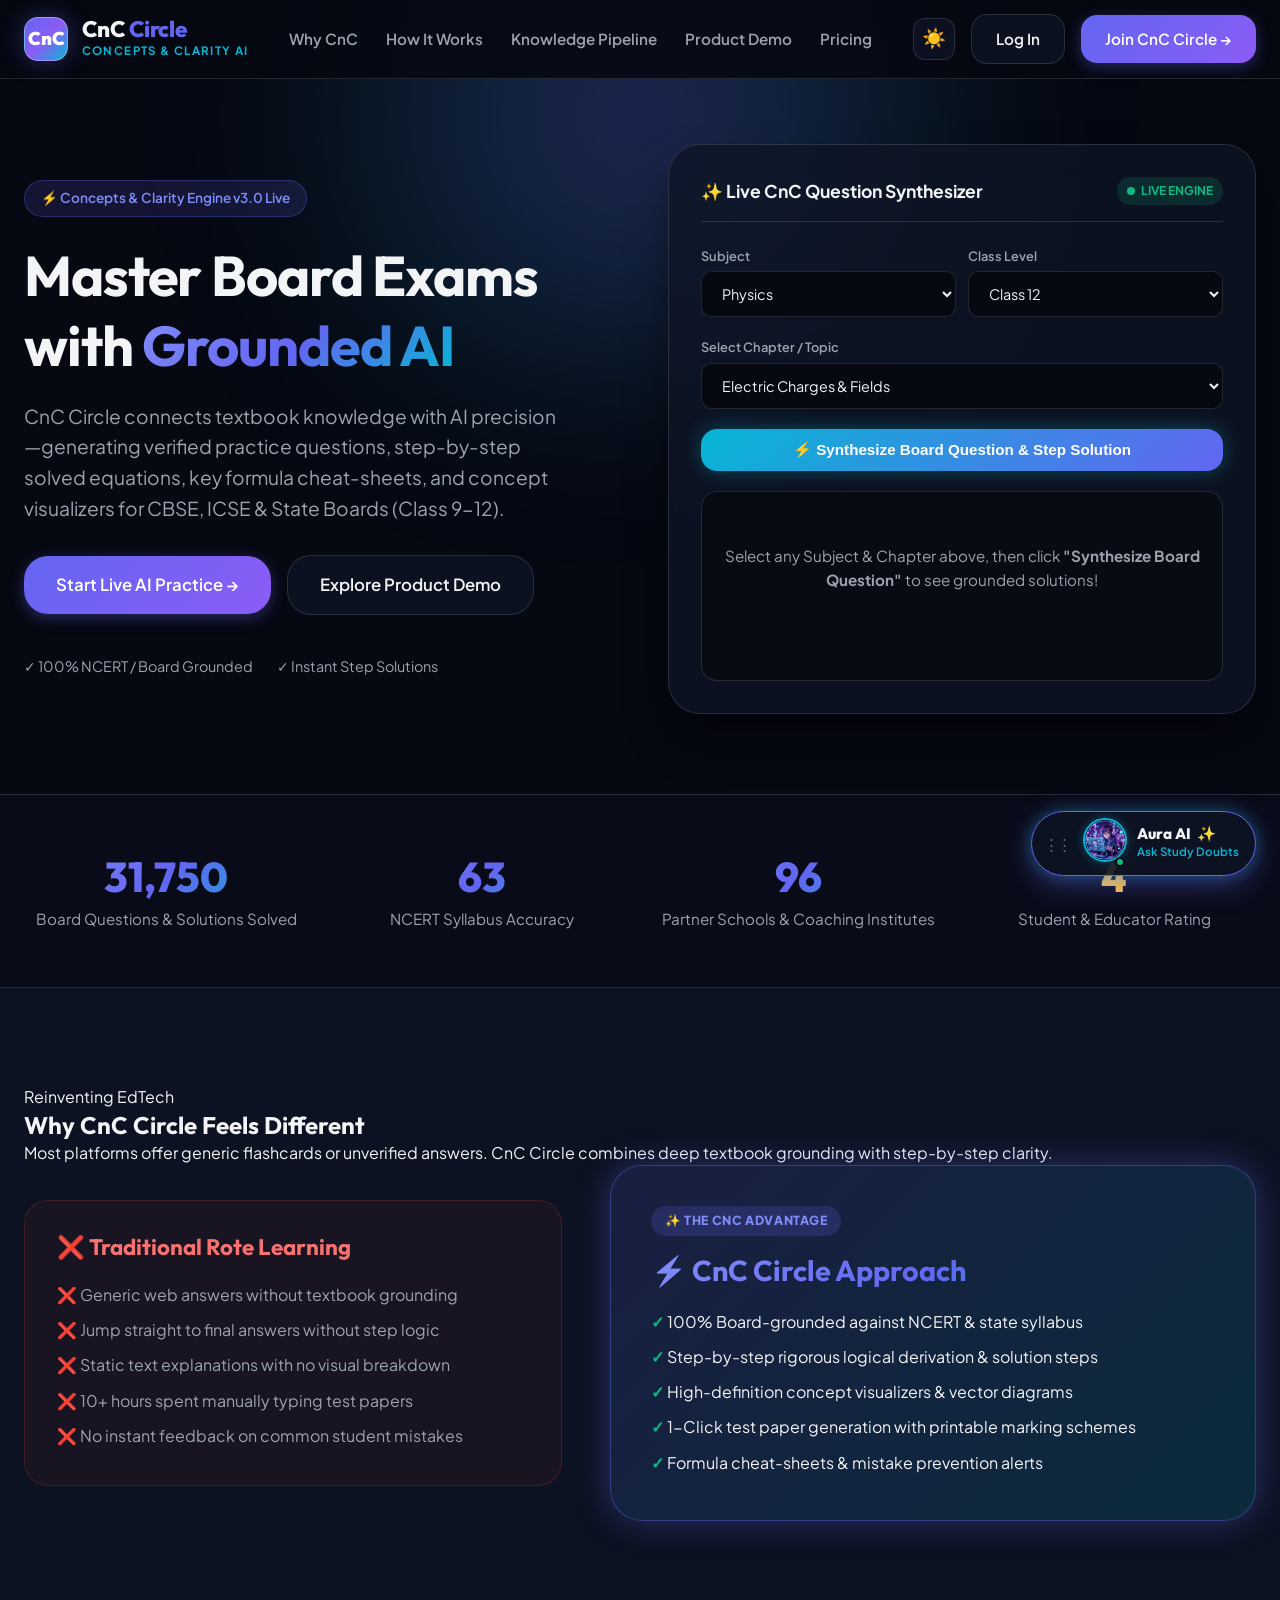
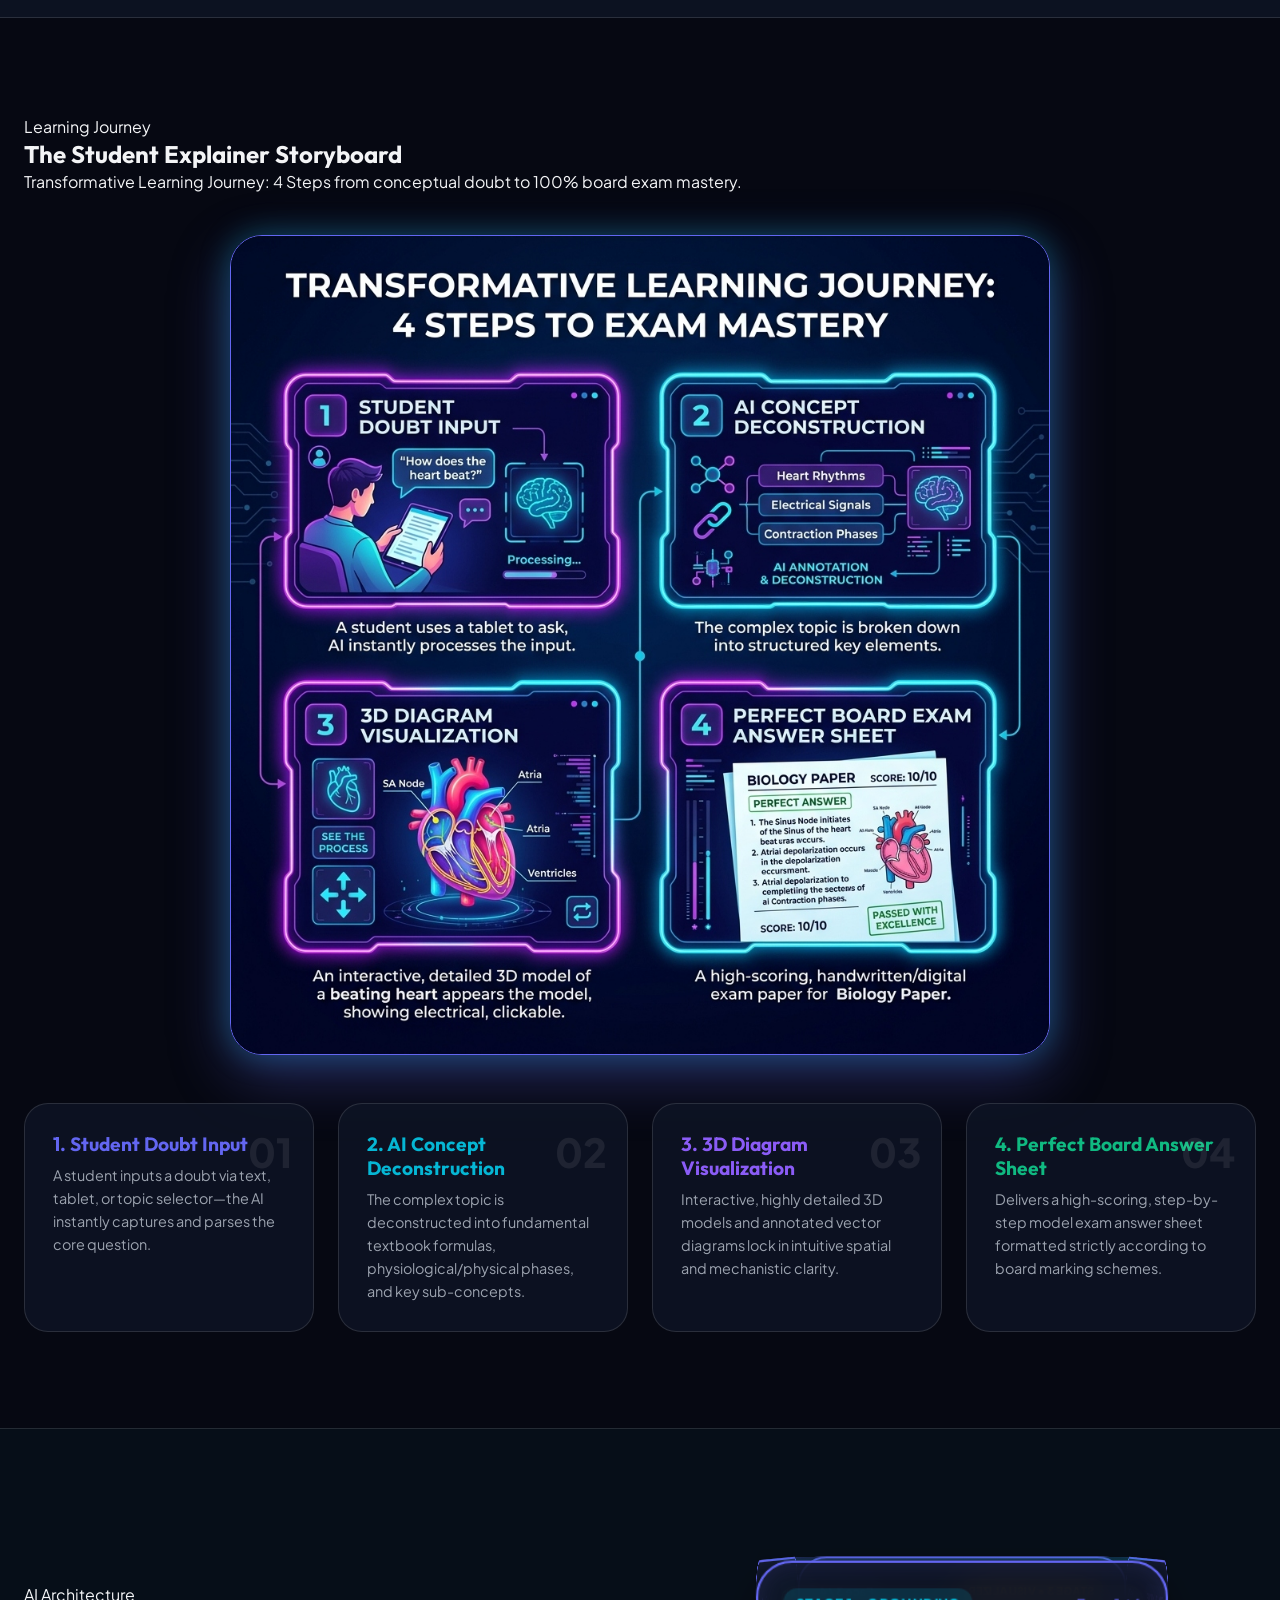
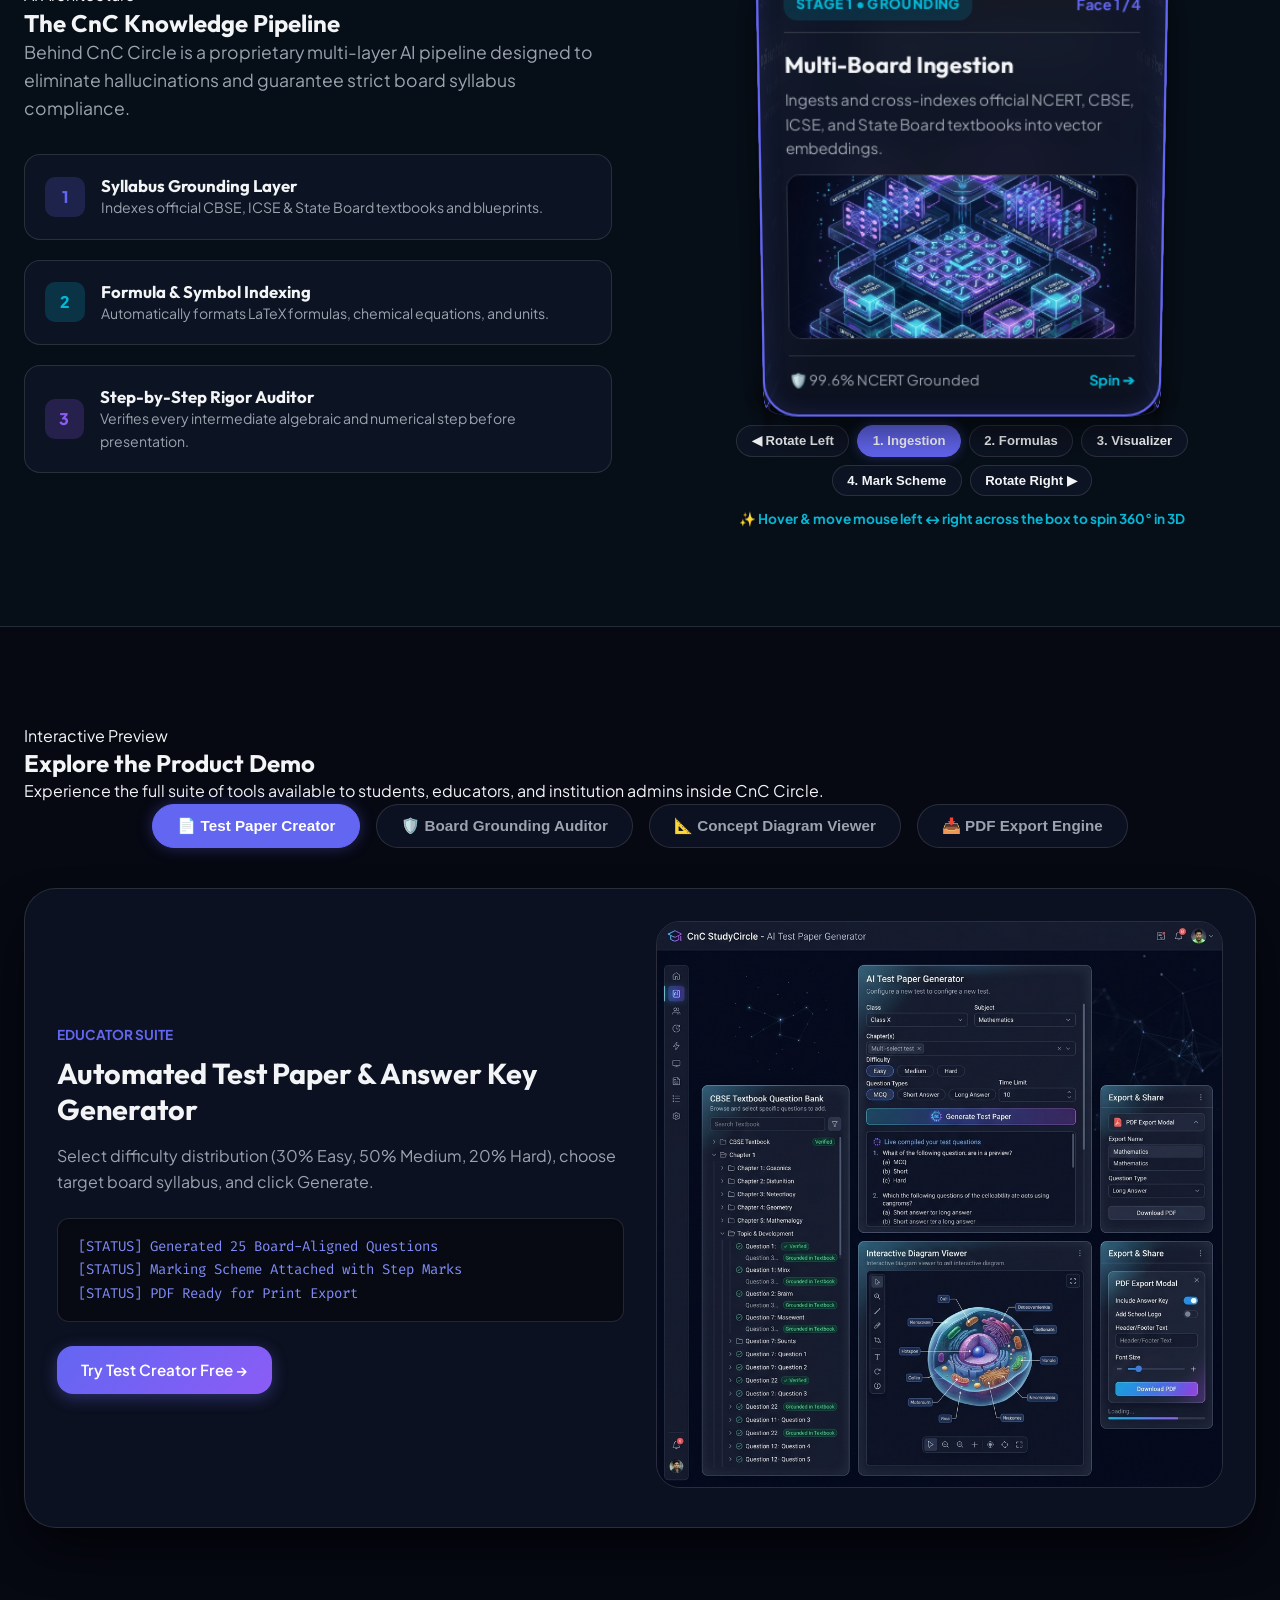
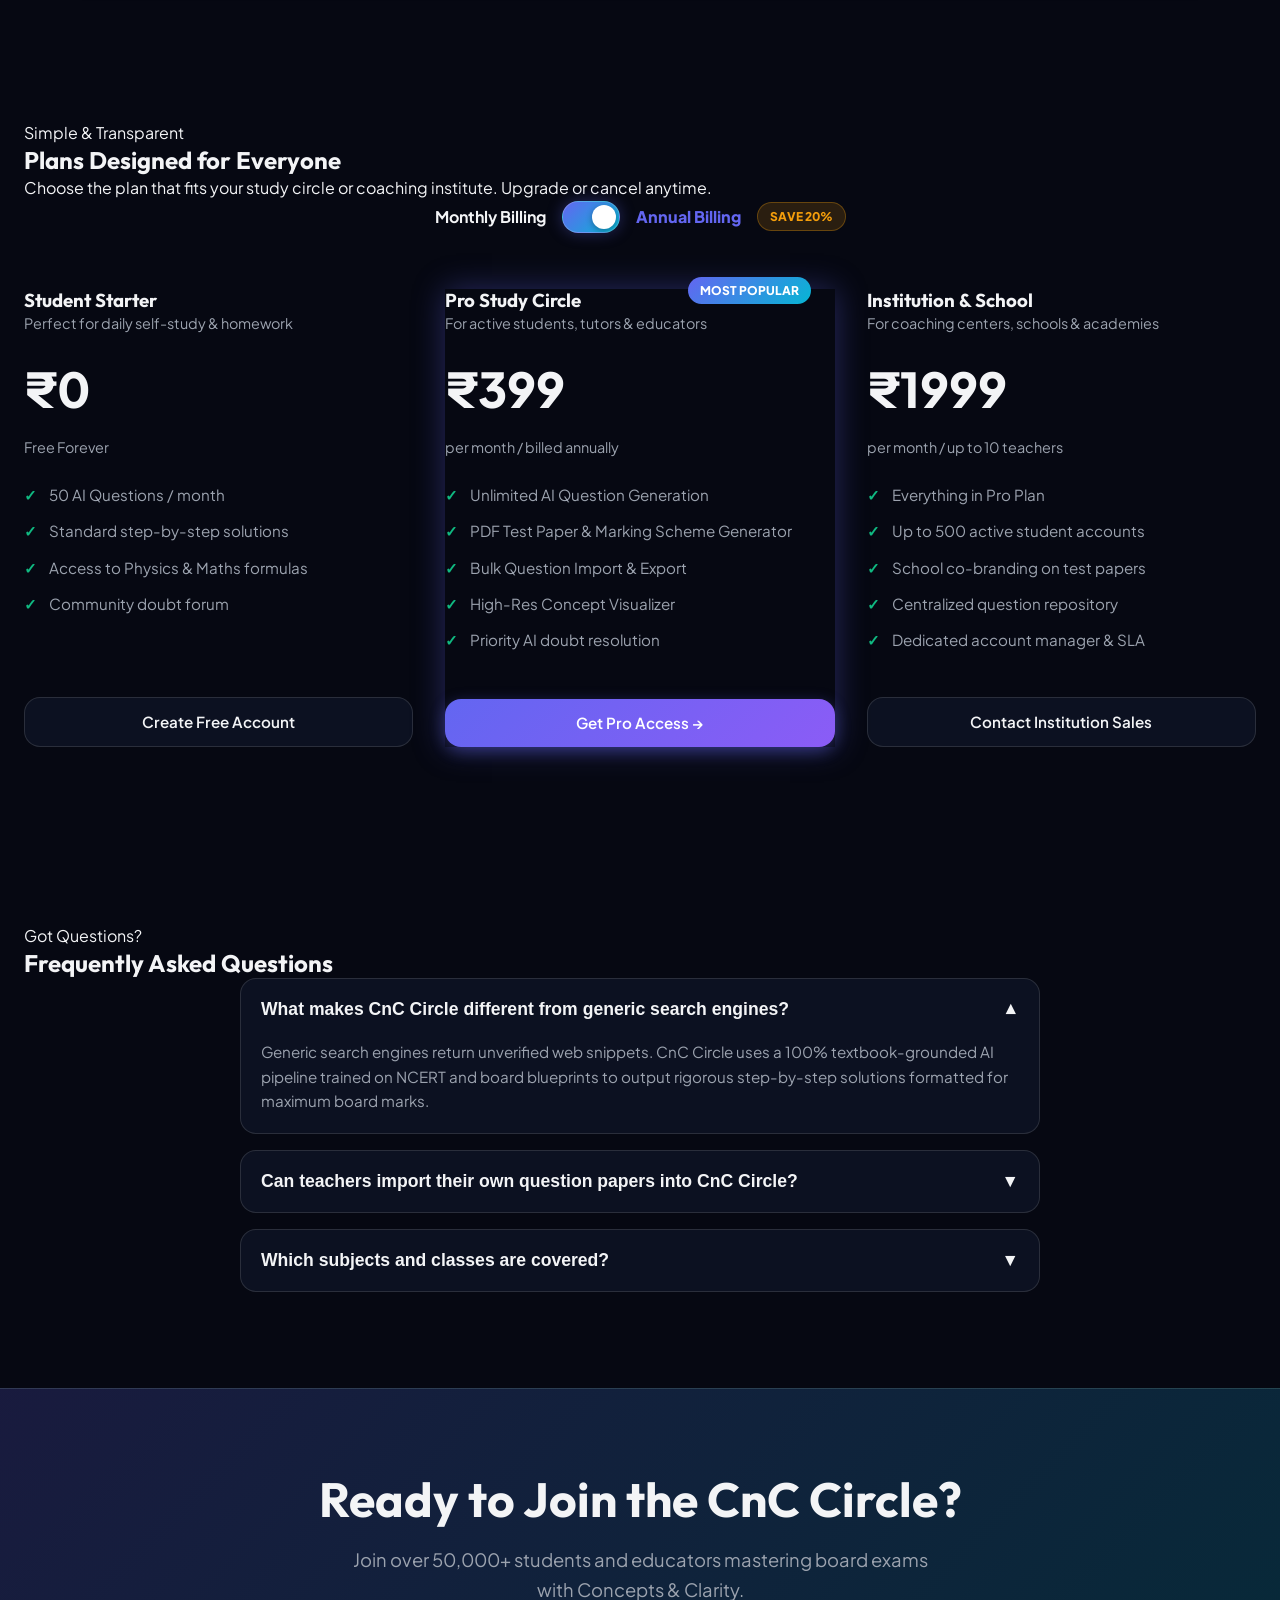
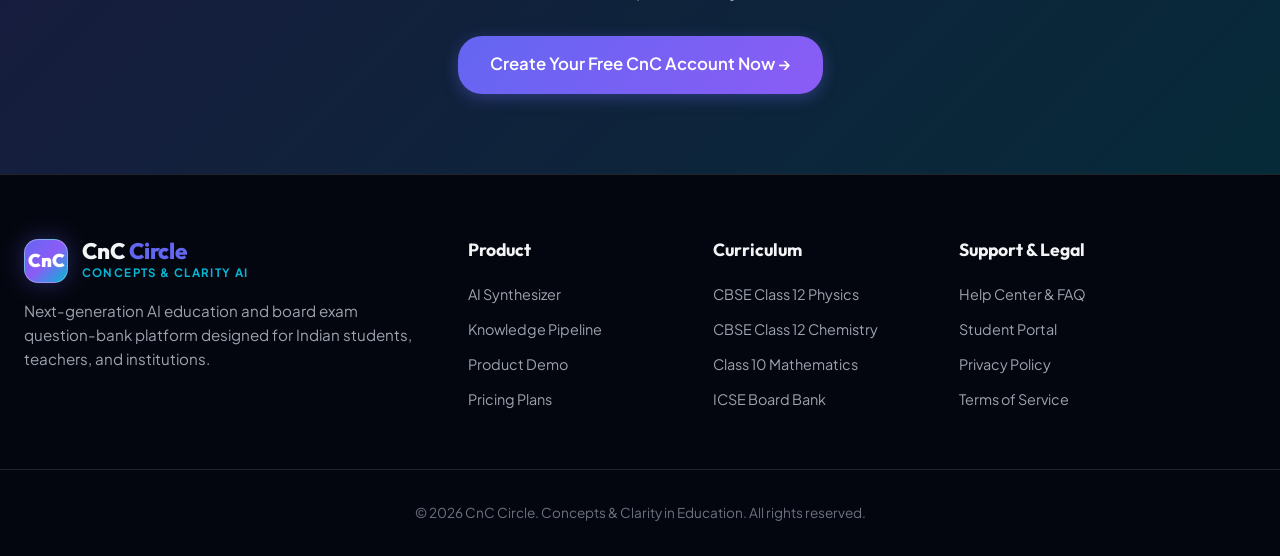
<file: pragya-infotech-web/index.html>
<!DOCTYPE html>
<html lang="en" data-theme="dark">
<head>
  <meta charset="UTF-8" />
  <meta name="viewport" content="width=device-width, initial-scale=1.0" />
  
  <!-- Primary SEO Meta Tags -->
  <title>CnC Circle | AI-Powered Board Exam Question Bank & Concept Portal</title>
  <meta name="title" content="CnC Circle | AI-Powered Board Exam Question Bank & Concept Portal" />
  <meta name="description" content="Empowering 50,000+ students and educators with textbook-grounded AI Question Generators, step-by-step solved physics, chemistry, and maths solutions, key formula sheets, and concept visualizers." />
  <meta name="keywords" content="CnC Circle, CnC AI, AI Question Generator, CBSE Class 12 Physics, ICSE Maths Solved Examples, Question Bank, Board Exam Prep" />
  <meta name="robots" content="index, follow" />
  <link rel="canonical" href="https://cnccircle.com/" />

  <!-- Open Graph / Facebook / WhatsApp -->
  <meta property="og:type" content="website" />
  <meta property="og:url" content="https://cnccircle.com/" />
  <meta property="og:title" content="CnC Circle | AI-Powered Board Exam Question Bank" />
  <meta property="og:description" content="Textbook-grounded AI Question Generator and step-by-step solved solutions for CBSE, ICSE & State Boards." />
  <meta property="og:image" content="assets/knowledge_pipeline_3d.png" />

  <!-- Fonts & Stylesheet -->
  <link rel="preconnect" href="https://fonts.googleapis.com" />
  <link rel="preconnect" href="https://fonts.gstatic.com" crossorigin />
  <link href="https://fonts.googleapis.com/css2?family=Outfit:wght@400;600;700;800;900&family=Plus+Jakarta+Sans:wght@400;500;600;700&display=swap" rel="stylesheet" />
  <link rel="stylesheet" href="styles/main.css" />

  <!-- JSON-LD Structured Data for Search Engines -->
  <script type="application/ld+json">
  {
    "@context": "https://schema.org",
    "@type": "EducationalOrganization",
    "name": "CnC Circle",
    "url": "https://cnccircle.com",
    "logo": "https://cnccircle.com/assets/knowledge_pipeline_3d.png",
    "description": "AI-Powered Question Bank & Solved Solution Platform for Class 9-12 CBSE, ICSE, and State Boards."
  }
  </script>
</head>
<body>

  <!-- Navigation Bar with Impressive Logo Badge -->
  <header class="navbar">
    <div class="container nav-container">
      <a href="index.html" class="brand-logo" id="navBrandLogo">
        <div class="logo-badge">CnC</div>
        <div class="brand-text-container">
          <span class="brand-title">CnC <span style="color:var(--primary);">Circle</span></span>
          <span class="brand-tagline">Concepts & Clarity AI</span>
        </div>
      </a>

      <ul class="nav-links">
        <li><a href="#why-different" class="nav-link">Why CnC</a></li>
        <li><a href="#storyboard" class="nav-link">How It Works</a></li>
        <li><a href="#pipeline" class="nav-link">Knowledge Pipeline</a></li>
        <li><a href="#product-demo" class="nav-link">Product Demo</a></li>
        <li><a href="#pricing" class="nav-link">Pricing</a></li>
      </ul>

      <div class="nav-actions">
        <button class="theme-toggle" id="themeToggleBtn" aria-label="Toggle Dark/Light Mode">☀️</button>
        
        <!-- Public Guest Action Buttons -->
        <a href="register.html?mode=login" class="btn btn-secondary" id="navLoginBtn">Log In</a>
        <a href="register.html?mode=signup" class="btn btn-primary" id="navRegisterBtn">Join CnC Circle →</a>

        <!-- Authenticated User Profile & Logout (Displayed when logged in) -->
        <div class="user-nav-profile" id="userNavProfile" style="display:none;">
          <div class="user-nav-avatar" id="userAvatar">U</div>
          <div class="user-nav-details">
            <span class="user-nav-name" id="userDisplayName">User</span>
            <span class="user-nav-role" id="userRoleBadge">Student</span>
            <span style="font-size:0.72rem; color:var(--text-muted);" id="userLastLogin">Last Login: Just now</span>
          </div>
          <a href="dashboard.html" class="btn btn-primary btn-sm" style="padding:0.4rem 0.85rem; font-size:0.8rem;">⚡ My Pro Dashboard</a>
          <button class="btn-logout" id="navLogoutBtn" title="Log Out of CnC Circle">
            <span>🚪</span> Logout
          </button>
        </div>
      </div>
    </div>
  </header>

  <!-- Hero Section with Live AI Generator Demo -->
  <section class="hero-section">
    <div class="hero-bg-glow"></div>
    <div class="container">
      <!-- Role-Specific Active Portal Banner -->
      <div id="rolePortalBannerContainer"></div>

      <div class="hero-grid">
        <div class="hero-content">
          <div class="hero-badge">
            <span id="heroBadgeText">⚡ Concepts & Clarity Engine v3.0 Live</span>
          </div>
          <h1 class="hero-title">
            Master Board Exams with <span class="gradient-text">Grounded AI</span>
          </h1>
          <p class="hero-subtitle" id="heroSubtitleText">
            CnC Circle connects textbook knowledge with AI precision—generating verified practice questions, step-by-step solved equations, key formula cheat-sheets, and concept visualizers for CBSE, ICSE & State Boards (Class 9-12).
          </p>
          <div class="hero-ctas">
            <a href="#demo" class="btn btn-primary btn-lg" id="heroStartBtn">Start Live AI Practice →</a>
            <a href="#product-demo" class="btn btn-secondary btn-lg" id="heroDemoBtn">Explore Product Demo</a>
          </div>
          <div style="display:flex; align-items:center; gap:1.5rem; color:var(--text-muted); font-size:0.9rem;">
            <span>✓ 100% NCERT / Board Grounded</span>
            <span>✓ Instant Step Solutions</span>
          </div>
        </div>

        <!-- Live Interactive AI Playground Widget -->
        <div class="playground-card" id="demo">
          <div class="playground-header">
            <div class="demo-title">
              <span>✨ Live CnC Question Synthesizer</span>
            </div>
            <div class="live-indicator">
              <div class="pulse-dot"></div> Live Engine
            </div>
          </div>

          <div class="demo-controls">
            <div>
              <label style="font-size:0.8rem; font-weight:600; color:var(--text-muted); display:block; margin-bottom:0.3rem;">Subject</label>
              <select class="form-select" id="demoSubject">
                <option value="physics">Physics</option>
                <option value="chemistry">Chemistry</option>
                <option value="mathematics">Mathematics</option>
              </select>
            </div>
            <div>
              <label style="font-size:0.8rem; font-weight:600; color:var(--text-muted); display:block; margin-bottom:0.3rem;">Class Level</label>
              <select class="form-select" id="demoClass">
                <option value="12">Class 12</option>
                <option value="11">Class 11</option>
                <option value="10">Class 10</option>
                <option value="9">Class 9</option>
              </select>
            </div>
          </div>

          <div style="margin-bottom:1.25rem;">
            <label style="font-size:0.8rem; font-weight:600; color:var(--text-muted); display:block; margin-bottom:0.3rem;">Select Chapter / Topic</label>
            <select class="form-select" id="demoChapter">
              <option value="Electric Charges & Fields">Electric Charges & Fields</option>
            </select>
          </div>

          <button class="btn btn-glow" id="generateDemoBtn" style="width:100%; margin-bottom:1.25rem;">
            ⚡ Synthesize Board Question & Step Solution
          </button>

          <div class="demo-output" id="demoOutputBox">
            <div style="text-align:center; padding:2rem 0; color:var(--text-muted);">
              Select any Subject & Chapter above, then click <strong>"Synthesize Board Question"</strong> to see grounded solutions!
            </div>
          </div>
        </div>
      </div>
    </div>
  </section>

  <!-- Live Statistics Section -->
  <section class="stats-section">
    <div class="container stats-grid">
      <div class="stat-card">
        <h3 class="gradient-text counter" data-target="50000" data-suffix="+">0</h3>
        <p>Board Questions & Solutions Solved</p>
      </div>
      <div class="stat-card">
        <h3 class="gradient-text counter" data-target="99" data-suffix=".6%">0</h3>
        <p>NCERT Syllabus Accuracy</p>
      </div>
      <div class="stat-card">
        <h3 class="gradient-text counter" data-target="150" data-suffix="+">0</h3>
        <p>Partner Schools & Coaching Institutes</p>
      </div>
      <div class="stat-card">
        <h3 class="gradient-text-gold counter" data-target="4.9" data-suffix="/5">0</h3>
        <p>Student & Educator Rating</p>
      </div>
    </div>
  </section>

  <!-- Section 1: "Why CnC Circle Feels Different" -->
  <section class="comparison-section" id="why-different">
    <div class="container">
      <div class="section-header">
        <div class="section-tag">Reinventing EdTech</div>
        <h2 class="section-title">Why CnC Circle Feels Different</h2>
        <p class="section-subtitle">Most platforms offer generic flashcards or unverified answers. CnC Circle combines deep textbook grounding with step-by-step clarity.</p>
      </div>

      <div class="comparison-grid">
        <div class="comparison-card-old interactive-card">
          <h3 style="color:#f87171; margin-bottom:1rem; font-size:1.4rem;">❌ Traditional Rote Learning</h3>
          <ul style="list-style:none; line-height:2.2; color:var(--text-muted);">
            <li>❌ Generic web answers without textbook grounding</li>
            <li>❌ Jump straight to final answers without step logic</li>
            <li>❌ Static text explanations with no visual breakdown</li>
            <li>❌ 10+ hours spent manually typing test papers</li>
            <li>❌ No instant feedback on common student mistakes</li>
          </ul>
        </div>

        <div class="comparison-card-cnc interactive-card">
          <div class="cnc-highlight-badge">
            ✨ The CnC Advantage
          </div>
          <h3 class="gradient-text" style="margin-bottom:1rem; font-size:1.8rem;">⚡ CnC Circle Approach</h3>
          <ul style="list-style:none; line-height:2.2; color:var(--text-main);">
            <li><span style="color:var(--accent-green); font-weight:800;">✓</span> 100% Board-grounded against NCERT & state syllabus</li>
            <li><span style="color:var(--accent-green); font-weight:800;">✓</span> Step-by-step rigorous logical derivation & solution steps</li>
            <li><span style="color:var(--accent-green); font-weight:800;">✓</span> High-definition concept visualizers & vector diagrams</li>
            <li><span style="color:var(--accent-green); font-weight:800;">✓</span> 1-Click test paper generation with printable marking schemes</li>
            <li><span style="color:var(--accent-green); font-weight:800;">✓</span> Formula cheat-sheets & mistake prevention alerts</li>
          </ul>
        </div>
      </div>
    </div>
  </section>

  <!-- Section 2: "Explainer Storyboard" -->
  <section class="storyboard-section" id="storyboard">
    <div class="container">
      <div class="section-header" style="margin-bottom: 2.5rem;">
        <div class="section-tag">Learning Journey</div>
        <h2 class="section-title">The Student Explainer Storyboard</h2>
        <p class="section-subtitle">Transformative Learning Journey: 4 Steps from conceptual doubt to 100% board exam mastery.</p>
      </div>

      <div style="margin-top: 2.5rem; margin-bottom: 3rem; text-align: center; display: flex; justify-content: center;">
        <img src="assets/explainer_storyboard.png" alt="Transformative Learning Journey: 4 Steps to Exam Mastery" class="interactive-image" style="max-width:820px; width:100%; border-radius:var(--radius-xl); border:1.5px solid var(--primary); box-shadow:0 20px 60px rgba(99, 102, 241, 0.35), 0 0 30px var(--secondary-glow);" />
      </div>

      <div class="storyboard-grid">
        <div class="storyboard-step interactive-card">
          <div class="step-num">01</div>
          <h3 style="font-size:1.2rem; margin-bottom:0.5rem; color:var(--primary);">1. Student Doubt Input</h3>
          <p style="color:var(--text-muted); font-size:0.9rem;">
            A student inputs a doubt via text, tablet, or topic selector—the AI instantly captures and parses the core question.
          </p>
        </div>

        <div class="storyboard-step interactive-card">
          <div class="step-num">02</div>
          <h3 style="font-size:1.2rem; margin-bottom:0.5rem; color:var(--secondary);">2. AI Concept Deconstruction</h3>
          <p style="color:var(--text-muted); font-size:0.9rem;">
            The complex topic is deconstructed into fundamental textbook formulas, physiological/physical phases, and key sub-concepts.
          </p>
        </div>

        <div class="storyboard-step interactive-card">
          <div class="step-num">03</div>
          <h3 style="font-size:1.2rem; margin-bottom:0.5rem; color:var(--accent-purple);">3. 3D Diagram Visualization</h3>
          <p style="color:var(--text-muted); font-size:0.9rem;">
            Interactive, highly detailed 3D models and annotated vector diagrams lock in intuitive spatial and mechanistic clarity.
          </p>
        </div>

        <div class="storyboard-step interactive-card">
          <div class="step-num">04</div>
          <h3 style="font-size:1.2rem; margin-bottom:0.5rem; color:var(--accent-green);">4. Perfect Board Answer Sheet</h3>
          <p style="color:var(--text-muted); font-size:0.9rem;">
            Delivers a high-scoring, step-by-step model exam answer sheet formatted strictly according to board marking schemes.
          </p>
        </div>
      </div>
    </div>
  </section>

  <!-- Section 3: "The CnC Knowledge Pipeline" (360-Degree 3D Flip on Mouseover) -->
  <section class="pipeline-section" id="pipeline">
    <div class="container pipeline-grid">
      <div>
        <div class="section-tag">AI Architecture</div>
        <h2 class="section-title">The CnC Knowledge Pipeline</h2>
        <p style="color:var(--text-muted); font-size:1.1rem; margin-bottom:2rem; line-height:1.6;">
          Behind CnC Circle is a proprietary multi-layer AI pipeline designed to eliminate hallucinations and guarantee strict board syllabus compliance.
        </p>

        <div style="display:flex; flex-direction:column; gap:1.25rem;">
          <div class="interactive-card" style="background:var(--bg-card); border:1px solid var(--bg-card-border); padding:1.25rem; border-radius:var(--radius-md); display:flex; gap:1rem; align-items:center;">
            <div style="width:40px; height:40px; border-radius:10px; background:rgba(99,102,241,0.2); color:var(--primary); font-weight:800; display:flex; align-items:center; justify-content:center;">1</div>
            <div>
              <h4 style="font-size:1.05rem;">Syllabus Grounding Layer</h4>
              <p style="color:var(--text-muted); font-size:0.88rem;">Indexes official CBSE, ICSE & State Board textbooks and blueprints.</p>
            </div>
          </div>

          <div class="interactive-card" style="background:var(--bg-card); border:1px solid var(--bg-card-border); padding:1.25rem; border-radius:var(--radius-md); display:flex; gap:1rem; align-items:center;">
            <div style="width:40px; height:40px; border-radius:10px; background:rgba(6,182,212,0.2); color:var(--secondary); font-weight:800; display:flex; align-items:center; justify-content:center;">2</div>
            <div>
              <h4 style="font-size:1.05rem;">Formula & Symbol Indexing</h4>
              <p style="color:var(--text-muted); font-size:0.88rem;">Automatically formats LaTeX formulas, chemical equations, and units.</p>
            </div>
          </div>

          <div class="interactive-card" style="background:var(--bg-card); border:1px solid var(--bg-card-border); padding:1.25rem; border-radius:var(--radius-md); display:flex; gap:1rem; align-items:center;">
            <div style="width:40px; height:40px; border-radius:10px; background:rgba(139,92,246,0.2); color:var(--accent-purple); font-weight:800; display:flex; align-items:center; justify-content:center;">3</div>
            <div>
              <h4 style="font-size:1.05rem;">Step-by-Step Rigor Auditor</h4>
              <p style="color:var(--text-muted); font-size:0.88rem;">Verifies every intermediate algebraic and numerical step before presentation.</p>
            </div>
          </div>
        </div>
      </div>

      <!-- Interactive 3D Knowledge Pipeline Cube (4 Visible Sides/Stages + 3D Lids) -->
      <div>
        <div class="cube-viewport" id="cubeViewport" title="Move mouse left/right or drag to rotate 3D box">
          <div class="cube-3d" id="pipelineCube">
            <!-- 3D Box Top & Bottom Faces -->
            <div class="cube-face-top"></div>
            <div class="cube-face-bottom"></div>

            <!-- Face 1: Front (Stage 1) -->
            <div class="cube-face cube-face-front">
              <div class="cube-face-header">
                <span class="cube-stage-tag">Stage 1 • Grounding</span>
                <span style="font-size:0.8rem; font-weight:700; color:var(--primary);">Face 1 / 4</span>
              </div>
              <div class="cube-face-body">
                <h3 style="font-size:1.25rem; margin-bottom:0.5rem; color:var(--text-main);">Multi-Board Ingestion</h3>
                <p style="color:var(--text-muted); font-size:0.85rem; margin-bottom:0.75rem;">
                  Ingests and cross-indexes official NCERT, CBSE, ICSE, and State Board textbooks into vector embeddings.
                </p>
                <img src="assets/knowledge_pipeline_3d.png" alt="Knowledge Pipeline Ingestion" style="width:100%; height:150px; object-fit:cover; border-radius:12px; border:1px solid var(--bg-card-border);" />
              </div>
              <div class="cube-face-footer">
                <span>🛡️ 99.6% NCERT Grounded</span>
                <span style="color:var(--secondary); font-weight:700;">Spin ➔</span>
              </div>
            </div>

            <!-- Face 2: Right (Stage 2) -->
            <div class="cube-face cube-face-right">
              <div class="cube-face-header">
                <span class="cube-stage-tag" style="color:var(--accent-purple); background:rgba(139,92,246,0.15);">Stage 2 • Indexing</span>
                <span style="font-size:0.8rem; font-weight:700; color:var(--primary);">Face 2 / 4</span>
              </div>
              <div class="cube-face-body">
                <h3 style="font-size:1.25rem; margin-bottom:0.5rem; color:var(--text-main);">Neural Formula Tagging</h3>
                <p style="color:var(--text-muted); font-size:0.85rem; margin-bottom:0.75rem;">
                  Parses complex LaTeX formulas, SI units, and chemical equations with automated symbol linking.
                </p>
                <div class="cube-code-box">
                  <span class="formula-chip">E = F / q₀</span>
                  <span class="formula-chip">Φ = ∮ E · dA</span>
                  <span class="formula-chip">E_cell = E° - (RT/nF)lnQ</span>
                </div>
                <p style="color:var(--text-subtle); font-size:0.8rem; font-weight:600;">✓ 15,000+ Verified Formula Nodes Indexed</p>
              </div>
              <div class="cube-face-footer">
                <span>⚡ Real-Time LaTeX</span>
                <span style="color:var(--secondary); font-weight:700;">Spin ➔</span>
              </div>
            </div>

            <!-- Face 3: Back (Stage 3) -->
            <div class="cube-face cube-face-back">
              <div class="cube-face-header">
                <span class="cube-stage-tag" style="color:var(--accent-gold); background:rgba(245,158,11,0.15);">Stage 3 • Visualizer</span>
                <span style="font-size:0.8rem; font-weight:700; color:var(--primary);">Face 3 / 4</span>
              </div>
              <div class="cube-face-body">
                <h3 style="font-size:1.25rem; margin-bottom:0.5rem; color:var(--text-main);">3D Concept Vector Mapping</h3>
                <p style="color:var(--text-muted); font-size:0.85rem; margin-bottom:0.75rem;">
                  Generates interactive vector diagrams for electric field lines, ray optics, and molecular orbital structures.
                </p>
                <img src="assets/question_bank_preview.png" alt="3D Vector Diagram Preview" style="width:100%; height:150px; object-fit:cover; border-radius:12px; border:1px solid var(--bg-card-border);" />
              </div>
              <div class="cube-face-footer">
                <span>📐 Spatial Geometry & Ray Optics</span>
                <span style="color:var(--secondary); font-weight:700;">Spin ➔</span>
              </div>
            </div>

            <!-- Face 4: Left (Stage 4) -->
            <div class="cube-face cube-face-left">
              <div class="cube-face-header">
                <span class="cube-stage-tag" style="color:var(--accent-green); background:rgba(16,185,129,0.15);">Stage 4 • Auditor</span>
                <span style="font-size:0.8rem; font-weight:700; color:var(--primary);">Face 4 / 4</span>
              </div>
              <div class="cube-face-body">
                <h3 style="font-size:1.25rem; margin-bottom:0.5rem; color:var(--text-main);">Step-by-Step Mark Scheme Rigor</h3>
                <p style="color:var(--text-muted); font-size:0.85rem; margin-bottom:0.75rem;">
                  Every step is verified against official board marking schemes to ensure maximum answer-sheet score.
                </p>
                <div class="terminal-status-box" style="padding:0.65rem 0.9rem; margin-bottom:0.5rem; font-size:0.8rem;">
                  [VERIFIED] Step 1: Formula statement (+1 mark)<br>
                  [VERIFIED] Step 2: Substitution with SI (+1 mark)<br>
                  [VERIFIED] Step 3: Exact final value (+1 mark)
                </div>
              </div>
              <div class="cube-face-footer">
                <span>🎯 100% Exam Scheme Verified</span>
                <span style="color:var(--secondary); font-weight:700;">Spin ➔</span>
              </div>
            </div>
          </div>
        </div>

        <!-- Quick 3D Box Spin Controls -->
        <div class="cube-nav-controls">
          <button class="cube-nav-btn" id="cubeBtnPrev" title="Rotate Left">◀ Rotate Left</button>
          <button class="cube-nav-btn active" data-face="0">1. Ingestion</button>
          <button class="cube-nav-btn" data-face="90">2. Formulas</button>
          <button class="cube-nav-btn" data-face="180">3. Visualizer</button>
          <button class="cube-nav-btn" data-face="270">4. Mark Scheme</button>
          <button class="cube-nav-btn" id="cubeBtnNext" title="Rotate Right">Rotate Right ▶</button>
        </div>
        <div style="text-align:center; margin-top:0.75rem; font-size:0.85rem; color:var(--secondary); font-weight:700;">
          ✨ Hover & move mouse left ↔ right across the box to spin 360° in 3D
        </div>
      </div>
    </div>
  </section>

  <!-- Section 4: Interactive "Product Demo" Section -->
  <section class="product-demo-section" id="product-demo">
    <div class="container">
      <div class="section-header">
        <div class="section-tag">Interactive Preview</div>
        <h2 class="section-title">Explore the Product Demo</h2>
        <p class="section-subtitle">Experience the full suite of tools available to students, educators, and institution admins inside CnC Circle.</p>
      </div>

      <div class="demo-nav-tabs">
        <button class="demo-nav-btn active" data-demo="demoTestMaker">📄 Test Paper Creator</button>
        <button class="demo-nav-btn" data-demo="demoGrounding">🛡️ Board Grounding Auditor</button>
        <button class="demo-nav-btn" data-demo="demoDiagrams">📐 Concept Diagram Viewer</button>
        <button class="demo-nav-btn" data-demo="demoPdf">📥 PDF Export Engine</button>
      </div>

      <div style="background:var(--bg-card); border:1px solid var(--bg-card-border); border-radius:var(--radius-xl); padding:2rem; box-shadow:var(--shadow-lg);">
        <!-- Demo Panel 1: Test Paper Creator -->
        <div class="demo-panel active" id="demoTestMaker">
          <div style="display:grid; grid-template-columns:1fr 1fr; gap:2rem; align-items:center;">
            <div>
              <span style="color:var(--primary); font-weight:700; font-size:0.85rem; text-transform:uppercase;">Educator Suite</span>
              <h3 style="font-size:1.8rem; margin:0.5rem 0 1rem;">Automated Test Paper & Answer Key Generator</h3>
              <p style="color:var(--text-muted); margin-bottom:1.5rem;">
                Select difficulty distribution (30% Easy, 50% Medium, 20% Hard), choose target board syllabus, and click Generate.
              </p>
              <div class="terminal-status-box">
                [STATUS] Generated 25 Board-Aligned Questions<br />
                [STATUS] Marking Scheme Attached with Step Marks<br />
                [STATUS] PDF Ready for Print Export
              </div>
              <a href="register.html" class="btn btn-primary">Try Test Creator Free →</a>
            </div>
            <div>
              <img src="assets/product_demo_interface.png" alt="Product Demo Test Creator Interface" class="interactive-image" style="width:100%; border-radius:var(--radius-lg); border:1px solid var(--bg-card-border);" />
            </div>
          </div>
        </div>

        <!-- Demo Panel 2: Board Grounding Auditor -->
        <div class="demo-panel" id="demoGrounding">
          <div style="display:grid; grid-template-columns:1fr 1fr; gap:2rem; align-items:center;">
            <div>
              <span style="color:var(--secondary); font-weight:700; font-size:0.85rem; text-transform:uppercase;">Accuracy Layer</span>
              <h3 style="font-size:1.8rem; margin:0.5rem 0 1rem;">Real-Time Syllabus Compliance Inspector</h3>
              <p style="color:var(--text-muted); margin-bottom:1.5rem;">
                Ensures every generated question maps directly to active NCERT chapters and official sample paper marking schemes.
              </p>
              <a href="register.html" class="btn btn-primary">Inspect Syllabus Grounding →</a>
            </div>
            <div>
              <img src="assets/hero_ai_learning.png" alt="Grounding Inspector Preview" class="interactive-image" style="width:100%; border-radius:var(--radius-lg); border:1px solid var(--bg-card-border);" />
            </div>
          </div>
        </div>

        <!-- Demo Panel 3: Concept Diagram Viewer -->
        <div class="demo-panel" id="demoDiagrams">
          <div style="display:grid; grid-template-columns:1fr 1fr; gap:2rem; align-items:center;">
            <div>
              <span style="color:var(--accent-purple); font-weight:700; font-size:0.85rem; text-transform:uppercase;">Visual Learning</span>
              <h3 style="font-size:1.8rem; margin:0.5rem 0 1rem;">Vector Diagrams & Circuit Mechanism Visualizer</h3>
              <p style="color:var(--text-muted); margin-bottom:1.5rem;">
                High-definition vector illustrations for dipole electric fields, ray optics diagrams, organic mechanisms, and geometry.
              </p>
              <a href="register.html" class="btn btn-primary">View Diagram Gallery →</a>
            </div>
            <div>
              <img src="assets/student_learning_app.png" alt="Diagram Viewer Interface" class="interactive-image" style="width:100%; border-radius:var(--radius-lg); border:1px solid var(--bg-card-border);" />
            </div>
          </div>
        </div>

        <!-- Demo Panel 4: PDF Export Engine -->
        <div class="demo-panel" id="demoPdf">
          <div style="display:grid; grid-template-columns:1fr 1fr; gap:2rem; align-items:center;">
            <div>
              <span style="color:var(--accent-green); font-weight:700; font-size:0.85rem; text-transform:uppercase;">Institution Export</span>
              <h3 style="font-size:1.8rem; margin:0.5rem 0 1rem;">Custom Branded PDF Export Engine</h3>
              <p style="color:var(--text-muted); margin-bottom:1.5rem;">
                Add your school or coaching institute's logo, watermark, and custom instructions. Export print-ready PDFs in one click.
              </p>
              <a href="register.html" class="btn btn-primary">Generate Sample PDF →</a>
            </div>
            <div>
              <img src="assets/question_bank_preview.png" alt="PDF Export Engine Preview" class="interactive-image" style="width:100%; border-radius:var(--radius-lg); border:1px solid var(--bg-card-border);" />
            </div>
          </div>
        </div>
      </div>
    </div>
  </section>

  <!-- Pricing Section with Animated Toggle Switch -->
  <section class="pricing-section" id="pricing">
    <div class="container">
      <div class="section-header">
        <div class="section-tag">Simple & Transparent</div>
        <h2 class="section-title">Plans Designed for Everyone</h2>
        <p class="section-subtitle">Choose the plan that fits your study circle or coaching institute. Upgrade or cancel anytime.</p>
      </div>

      <!-- Animated Sliding Toggle Switch (Default ON: Annual Plan) -->
      <div class="pricing-switch">
        <span class="switch-label">Monthly Billing</span>
        <label class="toggle-switch">
          <input type="checkbox" id="pricingToggle" checked />
          <span class="toggle-slider"></span>
        </label>
        <span class="switch-label" style="color:var(--primary); font-weight:800;">Annual Billing</span>
        <span class="discount-badge">SAVE 20%</span>
      </div>

      <div class="pricing-grid">
        <!-- Student Free Plan -->
        <div class="glass-card price-card interactive-card">
          <div class="price-header">
            <h3>Student Starter</h3>
            <p style="color:var(--text-muted); font-size:0.9rem;">Perfect for daily self-study & homework</p>
            <div class="price-amount">₹0</div>
            <div class="price-period">Free Forever</div>
          </div>
          <ul class="price-features">
            <li><span>✓</span> 50 AI Questions / month</li>
            <li><span>✓</span> Standard step-by-step solutions</li>
            <li><span>✓</span> Access to Physics & Maths formulas</li>
            <li><span>✓</span> Community doubt forum</li>
          </ul>
          <a href="register.html" class="btn btn-secondary" style="width:100%;">Create Free Account</a>
        </div>

        <!-- Pro Educator Plan (Popular) -->
        <div class="glass-card price-card popular interactive-card">
          <div class="popular-badge">Most Popular</div>
          <div class="price-header">
            <h3>Pro Study Circle</h3>
            <p style="color:var(--text-muted); font-size:0.9rem;">For active students, tutors & educators</p>
            <div class="price-amount price-val" data-monthly="499" data-annual="399">₹399</div>
            <div class="price-period">per month / billed annually</div>
          </div>
          <ul class="price-features">
            <li><span>✓</span> Unlimited AI Question Generation</li>
            <li><span>✓</span> PDF Test Paper & Marking Scheme Generator</li>
            <li><span>✓</span> Bulk Question Import & Export</li>
            <li><span>✓</span> High-Res Concept Visualizer</li>
            <li><span>✓</span> Priority AI doubt resolution</li>
          </ul>
          <a href="register.html" class="btn btn-primary" style="width:100%;">Get Pro Access →</a>
        </div>

        <!-- Institution Plan -->
        <div class="glass-card price-card interactive-card">
          <div class="price-header">
            <h3>Institution & School</h3>
            <p style="color:var(--text-muted); font-size:0.9rem;">For coaching centers, schools & academies</p>
            <div class="price-amount price-val" data-monthly="2499" data-annual="1999">₹1,999</div>
            <div class="price-period">per month / up to 10 teachers</div>
          </div>
          <ul class="price-features">
            <li><span>✓</span> Everything in Pro Plan</li>
            <li><span>✓</span> Up to 500 active student accounts</li>
            <li><span>✓</span> School co-branding on test papers</li>
            <li><span>✓</span> Centralized question repository</li>
            <li><span>✓</span> Dedicated account manager & SLA</li>
          </ul>
          <a href="register.html" class="btn btn-secondary" style="width:100%;">Contact Institution Sales</a>
        </div>
      </div>
    </div>
  </section>

  <!-- FAQ Section -->
  <section class="faq-section" id="faq">
    <div class="container">
      <div class="section-header">
        <div class="section-tag">Got Questions?</div>
        <h2 class="section-title">Frequently Asked Questions</h2>
      </div>

      <div class="faq-container">
        <div class="faq-item active">
          <button class="faq-question">
            <span>What makes CnC Circle different from generic search engines?</span>
            <span class="faq-icon">▼</span>
          </button>
          <div class="faq-answer">
            Generic search engines return unverified web snippets. CnC Circle uses a 100% textbook-grounded AI pipeline trained on NCERT and board blueprints to output rigorous step-by-step solutions formatted for maximum board marks.
          </div>
        </div>

        <div class="faq-item">
          <button class="faq-question">
            <span>Can teachers import their own question papers into CnC Circle?</span>
            <span class="faq-icon">▼</span>
          </button>
          <div class="faq-answer">
            Yes! CnC Circle supports bulk import of Word documents, PDFs, and scanned text. The AI automatically parses, categorizes, and labels questions by board, class, subject, and chapter.
          </div>
        </div>

        <div class="faq-item">
          <button class="faq-question">
            <span>Which subjects and classes are covered?</span>
            <span class="faq-icon">▼</span>
          </button>
          <div class="faq-answer">
            We provide full chapter coverage for Physics, Chemistry, and Mathematics across Classes 9, 10, 11, and 12 for CBSE, ICSE, and major State Boards.
          </div>
        </div>
      </div>
    </div>
  </section>

  <!-- Call to Action Banner -->
  <section style="padding:5rem 0; background:linear-gradient(135deg, rgba(99,102,241,0.2), rgba(6,182,212,0.2)); border-top:1px solid var(--bg-card-border);">
    <div class="container" style="text-align:center;">
      <h2 style="font-size:3rem; margin-bottom:1rem;">Ready to Join the CnC Circle?</h2>
      <p style="color:var(--text-muted); max-width:600px; margin:0 auto 2rem; font-size:1.15rem;">
        Join over 50,000+ students and educators mastering board exams with Concepts & Clarity.
      </p>
      <a href="register.html" class="btn btn-primary btn-lg" id="ctaFooterBtn">Create Your Free CnC Account Now →</a>
    </div>
  </section>

  <!-- Footer -->
  <footer>
    <div class="container footer-grid">
      <div class="footer-brand">
        <a href="index.html" class="brand-logo">
          <div class="logo-badge">CnC</div>
          <div class="brand-text-container">
            <span class="brand-title">CnC <span style="color:var(--primary);">Circle</span></span>
            <span class="brand-tagline">Concepts & Clarity AI</span>
          </div>
        </a>
        <p>Next-generation AI education and board exam question-bank platform designed for Indian students, teachers, and institutions.</p>
      </div>

      <div class="footer-links">
        <h4>Product</h4>
        <ul>
          <li><a href="#demo">AI Synthesizer</a></li>
          <li><a href="#pipeline">Knowledge Pipeline</a></li>
          <li><a href="#product-demo">Product Demo</a></li>
          <li><a href="#pricing">Pricing Plans</a></li>
        </ul>
      </div>

      <div class="footer-links">
        <h4>Curriculum</h4>
        <ul>
          <li><a href="#">CBSE Class 12 Physics</a></li>
          <li><a href="#">CBSE Class 12 Chemistry</a></li>
          <li><a href="#">Class 10 Mathematics</a></li>
          <li><a href="#">ICSE Board Bank</a></li>
        </ul>
      </div>

      <div class="footer-links">
        <h4>Support & Legal</h4>
        <ul>
          <li><a href="register.html">Help Center & FAQ</a></li>
          <li><a href="register.html">Student Portal</a></li>
          <li><a href="#">Privacy Policy</a></li>
          <li><a href="#">Terms of Service</a></li>
        </ul>
      </div>
    </div>

    <div class="container footer-bottom">
      <p>© 2026 CnC Circle. Concepts & Clarity in Education. All rights reserved.</p>
    </div>
  </footer>

  <!-- Floating Draggable AI Chat Support Launcher (Aura AI) -->
  <div class="chat-launcher-btn" id="chatLauncherBtn" role="button" aria-label="Open Aura AI Chat Support" title="Click to chat • Drag anywhere on screen">
    <div class="chat-launcher-drag-grip" title="Drag anywhere on screen">⋮⋮</div>
    <div style="position:relative;">
      <img src="assets/ai_avatar_girl.png" alt="Aura AI" class="chat-launcher-avatar" />
      <div class="chat-launcher-status-dot"></div>
    </div>
    <div class="chat-launcher-text">
      <div class="chat-launcher-title">Aura AI <span>✨</span></div>
      <div class="chat-launcher-subtitle">Ask Study Doubts</div>
    </div>
  </div>

  <!-- Draggable Chat Window Popup -->
  <div class="chat-window" id="chatWindow">
    <div class="chat-header" id="chatDragHeader" title="Drag to move chat window">
      <div class="chat-header-info">
        <span class="chat-drag-grip-header" title="Drag to move">⋮⋮</span>
        <img src="assets/ai_avatar_girl.png" alt="Aura AI Assistant" class="chat-header-avatar" />
        <div>
          <div class="chat-header-title">Aura AI</div>
          <div class="chat-header-subtitle"><span class="pulse-dot" style="width:6px; height:6px;"></span> Online • CnC Assistant</div>
        </div>
      </div>
      <div class="chat-header-actions">
        <button class="chat-btn-icon" id="chatMinimizeBtn" title="Minimize">🗕</button>
        <button class="chat-btn-icon" id="chatCloseBtn" title="Close">✕</button>
      </div>
    </div>

    <div class="chat-body" id="chatMessages">
      <div class="chat-msg bot">
        <img src="assets/ai_avatar_girl.png" alt="Aura AI" class="chat-msg-avatar" />
        <div class="chat-bubble">
          👋 Hi! I'm <strong>Aura</strong>, your CnC Study Buddy. Ask me any quick doubt about CBSE/ICSE formulas, test paper generation, or platform features!
        </div>
      </div>
    </div>

    <!-- Quick Suggestion Chips -->
    <div class="chat-suggestions">
      <button class="chat-chip" data-query="How to generate a test paper?">📄 Test Creator</button>
      <button class="chat-chip" data-query="Give me Class 12 Physics Electric Field formula">⚡ E-Field Formula</button>
      <button class="chat-chip" data-query="What is the pricing and discount?">💎 Pricing</button>
      <button class="chat-chip" data-query="How does NCERT textbook grounding work?">🛡️ Grounding</button>
    </div>

    <form class="chat-footer" id="chatForm">
      <input type="text" class="chat-input" id="chatInput" placeholder="Ask Aura a quick question..." autocomplete="off" />
      <button type="submit" class="chat-send-btn" id="chatSendBtn" title="Send Message">➤</button>
    </form>
  </div>

  <!-- Scripts -->
  <script src="js/app.js"></script>
</body>
</html>
</file>
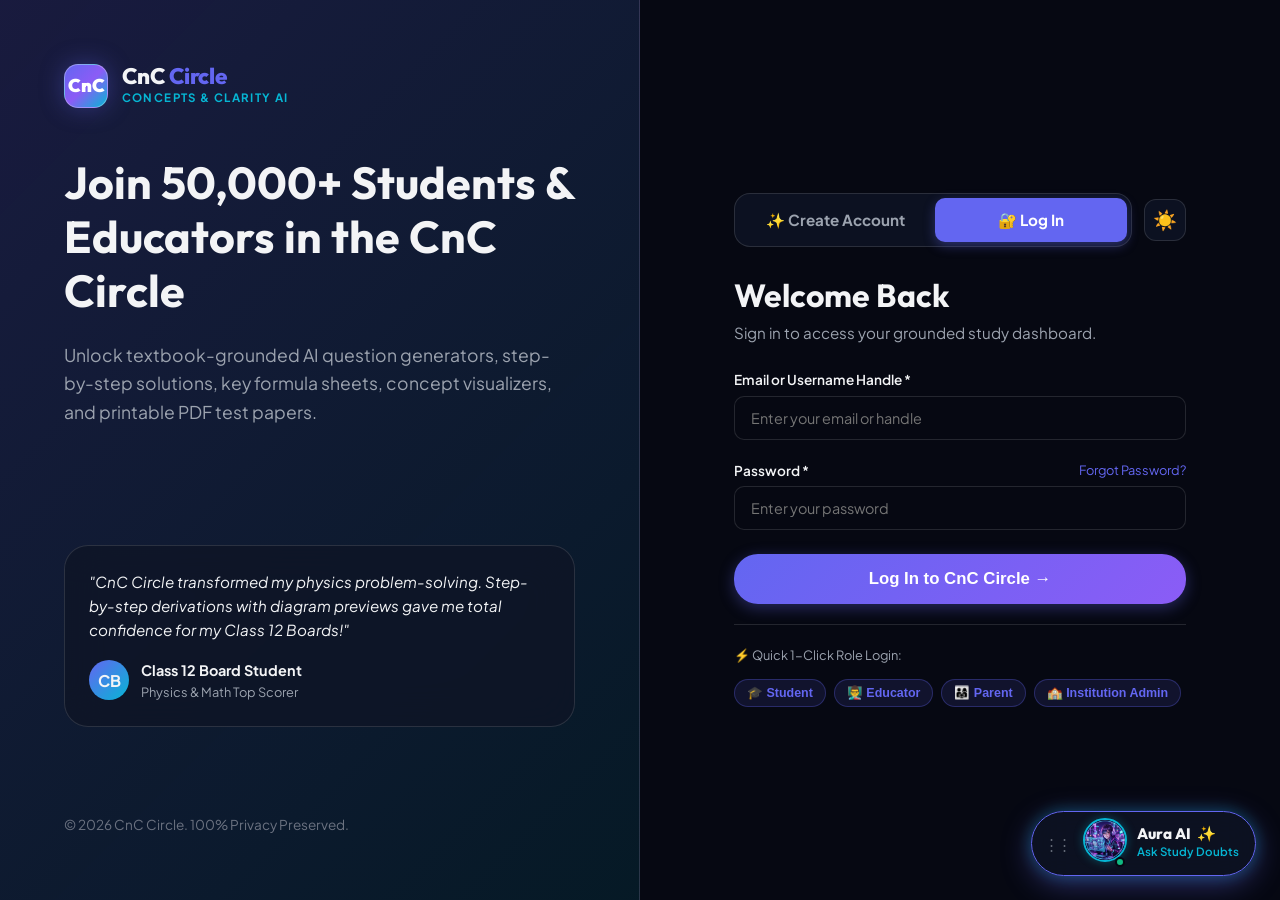
<file: pragya-infotech-web/dashboard.html>
<!DOCTYPE html>
<html lang="en" data-theme="dark">
<head>
  <meta charset="UTF-8" />
  <meta name="viewport" content="width=device-width, initial-scale=1.0" />
  
  <title>Pro Study Portal & Workspace | CnC Circle</title>
  <meta name="description" content="Personalized Pro Dashboard for CnC Circle members with textbook-grounded material generators, test paper creators, and mistake diagnostics." />
  <meta name="robots" content="noindex, nofollow" />

  <!-- Google Modern Fonts -->
  <link rel="preconnect" href="https://fonts.googleapis.com" />
  <link rel="preconnect" href="https://fonts.gstatic.com" crossorigin />
  <link href="https://fonts.googleapis.com/css2?family=Outfit:wght@400;600;700;800;900&family=Plus+Jakarta+Sans:wght@400;500;600;700&display=swap" rel="stylesheet" />
  <link rel="stylesheet" href="styles/main.css" />
</head>
<body class="dash-page-body">

  <!-- Pro Member Sticky Navbar -->
  <header class="dash-header">
    <div class="container dash-nav-container">
      <!-- Brand Logo -->
      <a href="dashboard.html" class="brand-logo">
        <div class="logo-badge">CnC</div>
        <div class="brand-text-container">
          <span class="brand-title">CnC <span style="color:var(--primary);">Circle</span></span>
          <span class="brand-tagline">Pro Member Studio</span>
        </div>
      </a>

      <!-- Right Nav Actions: User Chip with Last Login, Theme, Public Site, Logout -->
      <div style="display:flex; align-items:center; gap:0.85rem; flex-wrap:wrap;">
        <!-- Logged-in User Chip with Last Login Timestamp -->
        <div class="dash-user-chip">
          <div class="dash-user-avatar" id="dashUserAvatar">U</div>
          <div class="dash-user-details">
            <div class="dash-user-name">
              <span id="dashUserName">Devansh</span>
              <span class="dash-pro-tag">PRO</span>
            </div>
            <div class="dash-last-login" id="dashLastLoginTime">
              Last Login: <strong>Today, 10:55 PM</strong>
            </div>
          </div>
        </div>

        <button class="theme-toggle" id="themeToggleBtn" aria-label="Toggle Dark/Light Mode" title="Toggle Theme">☀️</button>
        <a href="index.html" class="btn btn-secondary btn-sm" title="View Public Landing Page">🌐 Public Site</a>
        <button class="btn-logout" id="dashLogoutBtn" title="Log Out of CnC Circle">
          <span>🚪</span> Logout
        </button>
      </div>
    </div>
  </header>

  <!-- Main Pro Workspace Container -->
  <main class="container" style="flex:1; padding-bottom:3rem;">
    
    <!-- Pro Hero Banner -->
    <div class="dash-hero-card">
      <div class="dash-hero-content">
        <div class="dash-hero-text">
          <h1>
            <span>👋</span> Welcome back, <span id="dashHeroName" style="color:var(--primary);">Devansh</span>!
          </h1>
          <p style="color:var(--text-muted); font-size:1rem; max-width:650px;">
            Your custom Pro AI study suite is active. Generate textbook-grounded chapter cheat sheets, build full board test papers, and diagnose mistake steps.
          </p>
          <div class="dash-hero-meta">
            <span class="dash-meta-pill" id="dashHeroRole">🎓 Student Workspace</span>
            <span class="dash-meta-pill" id="dashHeroClass">📚 Class 12</span>
            <span class="dash-meta-pill" id="dashHeroBoard">🛡️ CBSE Track</span>
            <span class="dash-meta-pill" style="border-color:var(--accent-green); color:var(--accent-green);">
              <span class="pulse-dot" style="width:6px; height:6px;"></span> 💎 Pro Plan Active (Full Access)
            </span>
          </div>
        </div>
      </div>
    </div>

    <!-- Dashboard Navigation Tabs -->
    <div class="dash-tabs-bar">
      <button class="dash-tab-item active" data-tab="tabMaterialStudio">
        <span>📚</span> Study Material Studio
      </button>
      <button class="dash-tab-item" data-tab="tabTestBuilder">
        <span>📄</span> Test Paper & Mock Builder
      </button>
      <button class="dash-tab-item" data-tab="tabMistakeDiagnostics">
        <span>🔍</span> AI Mistake Diagnostics
      </button>
      <button class="dash-tab-item" data-tab="tabFormulaVault">
        <span>⚡</span> Formula & Identity Vault
      </button>
      <button class="dash-tab-item" data-tab="tabAnalytics">
        <span>📊</span> Syllabus Progress
      </button>
    </div>

    <!-- TAB 1: STUDY MATERIAL STUDIO (Group Box) -->
    <div class="dash-panel active" id="tabMaterialStudio">
      <div class="material-studio-card">
        <div style="display:flex; justify-content:space-between; align-items:center; margin-bottom:1.25rem; flex-wrap:wrap; gap:0.5rem;">
          <div>
            <h2 style="font-size:1.5rem; margin-bottom:0.25rem;">📚 Class & Subject Material Studio</h2>
            <p style="color:var(--text-muted); font-size:0.9rem;">
              Generate, customize, and export verified chapter formulas, step-by-step solved sets, and revision flashcards.
            </p>
          </div>
          <span class="dash-pro-tag" style="padding:4px 10px; font-size:0.75rem;">💎 Paid Pro Engine</span>
        </div>

        <!-- Material Filter Control Row -->
        <div class="material-control-row">
          <div>
            <label style="font-size:0.8rem; font-weight:700; color:var(--text-muted); display:block; margin-bottom:0.3rem;">
              SELECT SUBJECT
            </label>
            <select class="form-input" id="matSubject">
              <option value="physics" selected>Physics</option>
              <option value="chemistry">Chemistry</option>
              <option value="mathematics">Mathematics</option>
            </select>
          </div>

          <div>
            <label style="font-size:0.8rem; font-weight:700; color:var(--text-muted); display:block; margin-bottom:0.3rem;">
              TARGET CLASS
            </label>
            <select class="form-input" id="matClass">
              <option value="12" selected>Class 12</option>
              <option value="11">Class 11</option>
              <option value="10">Class 10</option>
              <option value="9">Class 9</option>
            </select>
          </div>

          <div>
            <label style="font-size:0.8rem; font-weight:700; color:var(--text-muted); display:block; margin-bottom:0.3rem;">
              SELECT CHAPTER
            </label>
            <select class="form-input" id="matChapter">
              <!-- Populated dynamically by dashboard.js -->
            </select>
          </div>
        </div>

        <!-- Material Type Selector Pills -->
        <div style="margin-bottom:0.5rem; font-size:0.82rem; font-weight:700; color:var(--text-muted);">
          CHOOSE MATERIAL FORMAT:
        </div>
        <div class="material-type-selector">
          <button type="button" class="material-type-pill active" data-type="cheatSheet">
            <span>📚</span> Chapter Formula & Cheat Sheet
          </button>
          <button type="button" class="material-type-pill" data-type="solvedProblems">
            <span>📝</span> Solved Board Problem Sets
          </button>
          <button type="button" class="material-type-pill" data-type="flashcards">
            <span>⚡</span> Rapid Recall Flashcards
          </button>
          <button type="button" class="btn btn-primary" id="btnGenerateMaterial" style="margin-left:auto;">
            ⚡ Synthesize Study Material
          </button>
        </div>

        <!-- Material Output Viewer -->
        <div class="material-viewer" id="materialOutputViewer">
          <!-- Populated dynamically by dashboard.js -->
        </div>
      </div>
    </div>

    <!-- TAB 2: AI TEST PAPER & MOCK BUILDER -->
    <div class="dash-panel" id="tabTestBuilder">
      <div class="material-studio-card">
        <div style="margin-bottom:1.5rem;">
          <h2 style="font-size:1.5rem; margin-bottom:0.25rem;">📄 Board Exam Test Paper & Mock Creator</h2>
          <p style="color:var(--text-muted); font-size:0.9rem;">
            Construct complete board pattern question papers with Section A-D questions, marks breakdown, and printable teacher marking schemes.
          </p>
        </div>

        <div class="test-paper-studio-grid">
          <!-- Parameter Controls -->
          <div class="test-params-card">
            <h3 style="font-size:1.1rem; margin-bottom:1rem; color:var(--text-main);">⚙️ Exam Parameters</h3>
            
            <div style="margin-bottom:1rem;">
              <label style="font-size:0.8rem; font-weight:700; color:var(--text-muted); display:flex; justify-content:space-between; margin-bottom:0.3rem;">
                <span>TEST TITLE</span>
                <span style="font-size:0.75rem; color:var(--secondary); font-weight:600;">⚡ Auto-Generated from Subject & Class</span>
              </label>
              <input type="text" class="form-input" id="testPaperTitle" placeholder="Auto-generated from Subject & Class..." />
            </div>

            <div style="margin-bottom:1rem;">
              <label style="font-size:0.8rem; font-weight:700; color:var(--text-muted); display:block; margin-bottom:0.3rem;">SUBJECT</label>
              <select class="form-input" id="testPaperSubject">
                <option value="Physics" selected>Physics</option>
                <option value="Chemistry">Chemistry</option>
                <option value="Mathematics">Mathematics</option>
              </select>
            </div>

            <div style="margin-bottom:1rem;">
              <label style="font-size:0.8rem; font-weight:700; color:var(--text-muted); display:block; margin-bottom:0.3rem;">CLASS</label>
              <select class="form-input" id="testPaperClass">
                <option value="12" selected>Class 12</option>
                <option value="11">Class 11</option>
                <option value="10">Class 10</option>
                <option value="9">Class 9</option>
              </select>
            </div>

            <div style="display:grid; grid-template-columns:1fr 1fr; gap:0.75rem; margin-bottom:1rem;">
              <div>
                <label style="font-size:0.8rem; font-weight:700; color:var(--text-muted); display:block; margin-bottom:0.3rem;">DURATION</label>
                <select class="form-input" id="testPaperDuration">
                  <option value="1 Hour">1 Hour</option>
                  <option value="2 Hours">2 Hours</option>
                  <option value="3 Hours" selected>3 Hours</option>
                </select>
              </div>
              <div>
                <label style="font-size:0.8rem; font-weight:700; color:var(--text-muted); display:block; margin-bottom:0.3rem;">TOTAL MARKS</label>
                <select class="form-input" id="testPaperMarks">
                  <option value="25">25 Marks</option>
                  <option value="40">40 Marks</option>
                  <option value="70" selected>70 Marks</option>
                  <option value="80">80 Marks</option>
                </select>
              </div>
            </div>

            <div style="margin-bottom:1.5rem;">
              <label style="display:flex; align-items:center; gap:0.5rem; font-size:0.85rem; font-weight:600; cursor:pointer;">
                <input type="checkbox" id="chkIncludeRubric" checked style="accent-color:var(--primary);" />
                Include Official Step Marking Rubrics
              </label>
            </div>

            <button type="button" class="btn btn-primary" id="btnBuildTestPaper" style="width:100%; margin-bottom:0.75rem;">
              ⚡ Generate Board Paper
            </button>
            <button type="button" class="btn btn-secondary" id="btnPrintTestPaper" style="width:100%;">
              🖨️ Print / Save as PDF
            </button>
          </div>

          <!-- Printable Paper Preview Sheet & Pagination Wrapper -->
          <div style="display:flex; flex-direction:column; gap:1rem; width:100%; min-width:0;">
            
            <!-- Top Pagination & Action Bar -->
            <div class="a4-pagination-bar" id="paperPaginationBar" style="display:none;">
              <div class="a4-view-mode-toggle">
                <button type="button" class="a4-mode-btn active" id="btnModeSinglePage" title="View one page at a time with page flip">📄 Single Page (Flip)</button>
                <button type="button" class="a4-mode-btn" id="btnModeAllPages" title="View all pages stacked for continuous reading / printing">📑 Show All Pages</button>
              </div>

              <div class="a4-nav-controls">
                <button type="button" class="btn btn-secondary btn-sm" id="btnPaperPrevPage" disabled>
                  ← Previous Page
                </button>
                <div class="a4-page-badge" id="paperPageIndicator">
                  Page <strong id="paperCurrentPageNum">1</strong> / <span id="paperTotalPagesNum">1</span>
                </div>
                <button type="button" class="btn btn-secondary btn-sm" id="btnPaperNextPage" disabled>
                  Next Page →
                </button>
              </div>

              <div>
                <button type="button" class="btn btn-primary btn-sm" id="btnPrintTopBtn">
                  🖨️ Print / PDF
                </button>
              </div>
            </div>

            <!-- A4 Sheets Container -->
            <div class="a4-paper-wrapper" id="testPaperSheetPreview">
              <div style="text-align:center; padding:4rem 1rem; color:var(--text-muted); background:var(--bg-card); border:1px dashed var(--bg-card-border); border-radius:var(--radius-lg); width:100%;">
                <div style="font-size:2.5rem; margin-bottom:0.75rem;">📋</div>
                <h4 style="font-size:1.15rem; margin-bottom:0.5rem; color:var(--text-main);">Configure Your Test Blueprint</h4>
                <p style="font-size:0.9rem; max-width:460px; margin:0 auto;">
                  Select Subject, Class, and Target Marks on the left, then click <strong>"Generate Board Paper"</strong> to synthesize standard A4 paginated question sheets.
                </p>
              </div>
            </div>

            <!-- Bottom Pagination Bar -->
            <div class="a4-pagination-bar" id="paperPaginationBarBottom" style="display:none; justify-content:center;">
              <div class="a4-nav-controls">
                <button type="button" class="btn btn-secondary btn-sm" id="btnPaperPrevPageBottom" disabled>
                  ← Previous Page
                </button>
                <div class="a4-page-badge" id="paperPageIndicatorBottom">
                  Page <strong id="paperCurrentPageNumBottom">1</strong> / <span id="paperTotalPagesNumBottom">1</span>
                </div>
                <button type="button" class="btn btn-secondary btn-sm" id="btnPaperNextPageBottom" disabled>
                  Next Page →
                </button>
              </div>
            </div>

          </div>
        </div>
      </div>
    </div>

    <!-- TAB 3: AI MISTAKE DIAGNOSTIC SOLVER -->
    <div class="dash-panel" id="tabMistakeDiagnostics">
      <div class="material-studio-card">
        <div style="margin-bottom:1.5rem;">
          <h2 style="font-size:1.5rem; margin-bottom:0.25rem;">🔍 AI Step-by-Step Mistake Diagnostic Engine</h2>
          <p style="color:var(--text-muted); font-size:0.9rem;">
            Test your intermediate calculations and derivations. The AI scans every equation line to pinpoint sign mistakes, unit errors, or formula mismatches.
          </p>
        </div>

        <div class="diagnostic-container">
          <!-- Step Input Panel -->
          <div style="background:var(--bg-dark); border:1px solid var(--bg-card-border); border-radius:var(--radius-lg); padding:1.5rem;">
            <h3 style="font-size:1.1rem; margin-bottom:0.75rem;">✏️ Enter Your Problem & Calculation Steps</h3>
            
            <div style="margin-bottom:1rem;">
              <label style="font-size:0.8rem; font-weight:700; color:var(--text-muted); display:block; margin-bottom:0.3rem;">SAMPLE PROBLEM</label>
              <select class="form-input" id="diagSampleSelect">
                <option value="1">Physics: Point Charge Field Calculation (Class 12)</option>
                <option value="2">Chemistry: Elevation in Boiling Point Calculation (Class 12)</option>
                <option value="3">Maths: Definite Integration by Parts (Class 12)</option>
              </select>
            </div>

            <div style="margin-bottom:1rem;">
              <label style="font-size:0.8rem; font-weight:700; color:var(--text-muted); display:block; margin-bottom:0.3rem;">YOUR SOLUTION STEPS</label>
              <textarea class="form-input" rows="6" style="font-family:monospace; font-size:0.88rem;" id="diagStepsInput">Step 1: Formula E = 1/(4πε₀) · q / r²
Step 2: q = 4 µC = 4×10⁻⁶ C, r = 20 cm = 0.2 m
Step 3: E = (9×10⁹ × 4×10⁻⁶) / (0.4)
Step 4: E = 36000 / 0.4 = 90000 N/C</textarea>
            </div>

            <button type="button" class="btn btn-primary" id="btnAnalyzeSteps" style="width:100%;">
              🔍 Run AI Line-by-Line Error Diagnostic
            </button>
          </div>

          <!-- Diagnostic Results Output -->
          <div style="background:var(--bg-dark); border:1px solid var(--bg-card-border); border-radius:var(--radius-lg); padding:1.5rem;" id="diagnosticResults">
            <h3 style="font-size:1.1rem; margin-bottom:1rem;">📊 Diagnostic Report</h3>
            <div style="color:var(--text-muted); font-size:0.9rem; text-align:center; padding:2rem 0;">
              Click <strong>"Run AI Line-by-Line Error Diagnostic"</strong> to identify exact calculation errors.
            </div>
          </div>
        </div>
      </div>
    </div>

    <!-- TAB 4: FORMULA & IDENTITY VAULT -->
    <div class="dash-panel" id="tabFormulaVault">
      <div class="material-studio-card">
        <div style="display:flex; justify-content:space-between; align-items:center; margin-bottom:1.5rem; flex-wrap:wrap; gap:1rem;">
          <div>
            <h2 style="font-size:1.5rem; margin-bottom:0.25rem;">⚡ Formula & Identity Vault</h2>
            <p style="color:var(--text-muted); font-size:0.9rem;">
              Searchable formula repository across Physics, Chemistry, and Mathematics with SI units and parameter breakdowns.
            </p>
          </div>
          <input type="text" class="form-input" id="vaultSearchInput" placeholder="🔍 Search formulas (e.g. Coulomb, Ohm, Nernst, Integral)..." style="max-width:320px;" />
        </div>

        <div class="cheat-sheet-grid" id="vaultFormulaGrid">
          <div class="cheat-card vault-formula-card">
            <span class="cnc-tag-badge">Physics • Class 12</span>
            <div class="cheat-card-title">Coulomb's Law</div>
            <div class="cheat-formula-box">F = \frac{1}{4\pi\varepsilon_0} \frac{q_1 q_2}{r^2}</div>
            <p style="font-size:0.85rem; color:var(--text-muted);">Force between two charges in vacuum. k = 9×10⁹ N·m²/C².</p>
          </div>

          <div class="cheat-card vault-formula-card">
            <span class="cnc-tag-badge">Physics • Class 12</span>
            <div class="cheat-card-title">Gauss's Theorem</div>
            <div class="cheat-formula-box">\oint \vec{E} \cdot d\vec{A} = \frac{Q_{\text{encl}}}{\varepsilon_0}</div>
            <p style="font-size:0.85rem; color:var(--text-muted);">Total electric flux through a closed surface.</p>
          </div>

          <div class="cheat-card vault-formula-card">
            <span class="cnc-tag-badge">Chemistry • Class 12</span>
            <div class="cheat-card-title">Nernst Equation</div>
            <div class="cheat-formula-box">E_{\text{cell}} = E^\circ_{\text{cell}} - \frac{0.0591}{n} \log Q</div>
            <p style="font-size:0.85rem; color:var(--text-muted);">Calculates non-standard electrochemical cell potential at 298 K.</p>
          </div>

          <div class="cheat-card vault-formula-card">
            <span class="cnc-tag-badge">Chemistry • Class 12</span>
            <div class="cheat-card-title">Arrhenius Equation</div>
            <div class="cheat-formula-box">k = A e^{-E_a / R T}</div>
            <p style="font-size:0.85rem; color:var(--text-muted);">Temperature dependence of chemical reaction rate constants.</p>
          </div>

          <div class="cheat-card vault-formula-card">
            <span class="cnc-tag-badge">Mathematics • Class 12</span>
            <div class="cheat-card-title">Integration by Parts</div>
            <div class="cheat-formula-box">\int u v \, dx = u \int v dx - \int (u' \int v dx) dx</div>
            <p style="font-size:0.85rem; color:var(--text-muted);">ILATE priority for product integration.</p>
          </div>

          <div class="cheat-card vault-formula-card">
            <span class="cnc-tag-badge">Mathematics • Class 12</span>
            <div class="cheat-card-title">King's Symmetry Rule</div>
            <div class="cheat-formula-box">\int_0^a f(x) \, dx = \int_0^a f(a-x) \, dx</div>
            <p style="font-size:0.85rem; color:var(--text-muted);">Definite integral evaluation symmetry property.</p>
          </div>
        </div>
      </div>
    </div>

    <!-- TAB 5: SYLLABUS COVERAGE & ANALYTICS -->
    <div class="dash-panel" id="tabAnalytics">
      <div class="analytics-cards-grid">
        <div class="analytics-stat-card">
          <span style="font-size:0.85rem; font-weight:700; color:var(--text-muted);">PHYSICS SYLLABUS</span>
          <div class="analytics-stat-val" style="color:var(--primary);">88%</div>
          <span style="font-size:0.8rem; color:var(--accent-green); font-weight:600;">✓ 11 of 13 Chapters Mastered</span>
          <div class="progress-track-pro"><div class="progress-bar-pro-fill" style="width:88%;"></div></div>
        </div>

        <div class="analytics-stat-card">
          <span style="font-size:0.85rem; font-weight:700; color:var(--text-muted);">CHEMISTRY SYLLABUS</span>
          <div class="analytics-stat-val" style="color:var(--secondary);">82%</div>
          <span style="font-size:0.8rem; color:var(--accent-green); font-weight:600;">✓ 8 of 10 Chapters Mastered</span>
          <div class="progress-track-pro"><div class="progress-bar-pro-fill" style="width:82%;"></div></div>
        </div>

        <div class="analytics-stat-card">
          <span style="font-size:0.85rem; font-weight:700; color:var(--text-muted);">MATHEMATICS SYLLABUS</span>
          <div class="analytics-stat-val" style="color:var(--accent-purple);">94%</div>
          <span style="font-size:0.8rem; color:var(--accent-green); font-weight:600;">✓ 12 of 13 Chapters Mastered</span>
          <div class="progress-track-pro"><div class="progress-bar-pro-fill" style="width:94%;"></div></div>
        </div>

        <div class="analytics-stat-card">
          <span style="font-size:0.85rem; font-weight:700; color:var(--text-muted);">PROJECTED BOARD SCORE</span>
          <div class="analytics-stat-val" style="color:var(--accent-green);">97.5%</div>
          <span style="font-size:0.8rem; color:var(--text-muted);">Based on 1,420 solved questions</span>
          <div class="progress-track-pro"><div class="progress-bar-pro-fill" style="width:97.5%; background:var(--accent-green);"></div></div>
        </div>
      </div>
    </div>

  </main>

  <!-- Floating Draggable AI Chat Support Launcher (Aura AI) -->
  <div class="chat-launcher-btn" id="chatLauncherBtn" role="button" aria-label="Open Aura AI Chat Support" title="Click to chat • Drag anywhere on screen">
    <div class="chat-launcher-drag-grip" title="Drag anywhere on screen">⋮⋮</div>
    <div style="position:relative;">
      <img src="assets/ai_avatar_girl.png" alt="Aura AI" class="chat-launcher-avatar" />
      <div class="chat-launcher-status-dot"></div>
    </div>
    <div class="chat-launcher-text">
      <div class="chat-launcher-title">Aura AI <span>✨</span></div>
      <div class="chat-launcher-subtitle">Ask Study Doubts</div>
    </div>
  </div>

  <!-- Draggable Chat Window Popup -->
  <div class="chat-window" id="chatWindow">
    <div class="chat-header" id="chatDragHeader" title="Drag to move chat window">
      <div class="chat-header-info">
        <span class="chat-drag-grip-header" title="Drag to move">⋮⋮</span>
        <img src="assets/ai_avatar_girl.png" alt="Aura AI Assistant" class="chat-header-avatar" />
        <div>
          <div class="chat-header-title">Aura AI</div>
          <div class="chat-header-subtitle"><span class="pulse-dot" style="width:6px; height:6px;"></span> Online • CnC Assistant</div>
        </div>
      </div>
      <div class="chat-header-actions">
        <button class="chat-btn-icon" id="chatMinimizeBtn" title="Minimize">🗕</button>
        <button class="chat-btn-icon" id="chatCloseBtn" title="Close">✕</button>
      </div>
    </div>

    <div class="chat-body" id="chatMessages">
      <div class="chat-msg bot">
        <img src="assets/ai_avatar_girl.png" alt="Aura AI" class="chat-msg-avatar" />
        <div class="chat-bubble">
          👋 Hi! I'm <strong>Aura</strong>, your Pro Study Companion. Ask me any doubt about formulas, test paper generation, or step derivations!
        </div>
      </div>
    </div>

    <!-- Quick Suggestion Chips -->
    <div class="chat-suggestions">
      <button class="chat-chip" data-query="How do I generate a full board test paper?">📄 Test Creator</button>
      <button class="chat-chip" data-query="Explain Coulomb's Law and SI units">⚡ Coulomb's Law</button>
      <button class="chat-chip" data-query="How does mistake diagnostic work?">🔍 Error Detector</button>
    </div>

    <form class="chat-footer" id="chatForm">
      <input type="text" class="chat-input" id="chatInput" placeholder="Ask Aura a quick question..." autocomplete="off" />
      <button type="submit" class="chat-send-btn" id="chatSendBtn" title="Send Message">➤</button>
    </form>
  </div>

  <script src="js/app.js"></script>
  <script src="js/dashboard.js"></script>
</body>
</html>
</file>
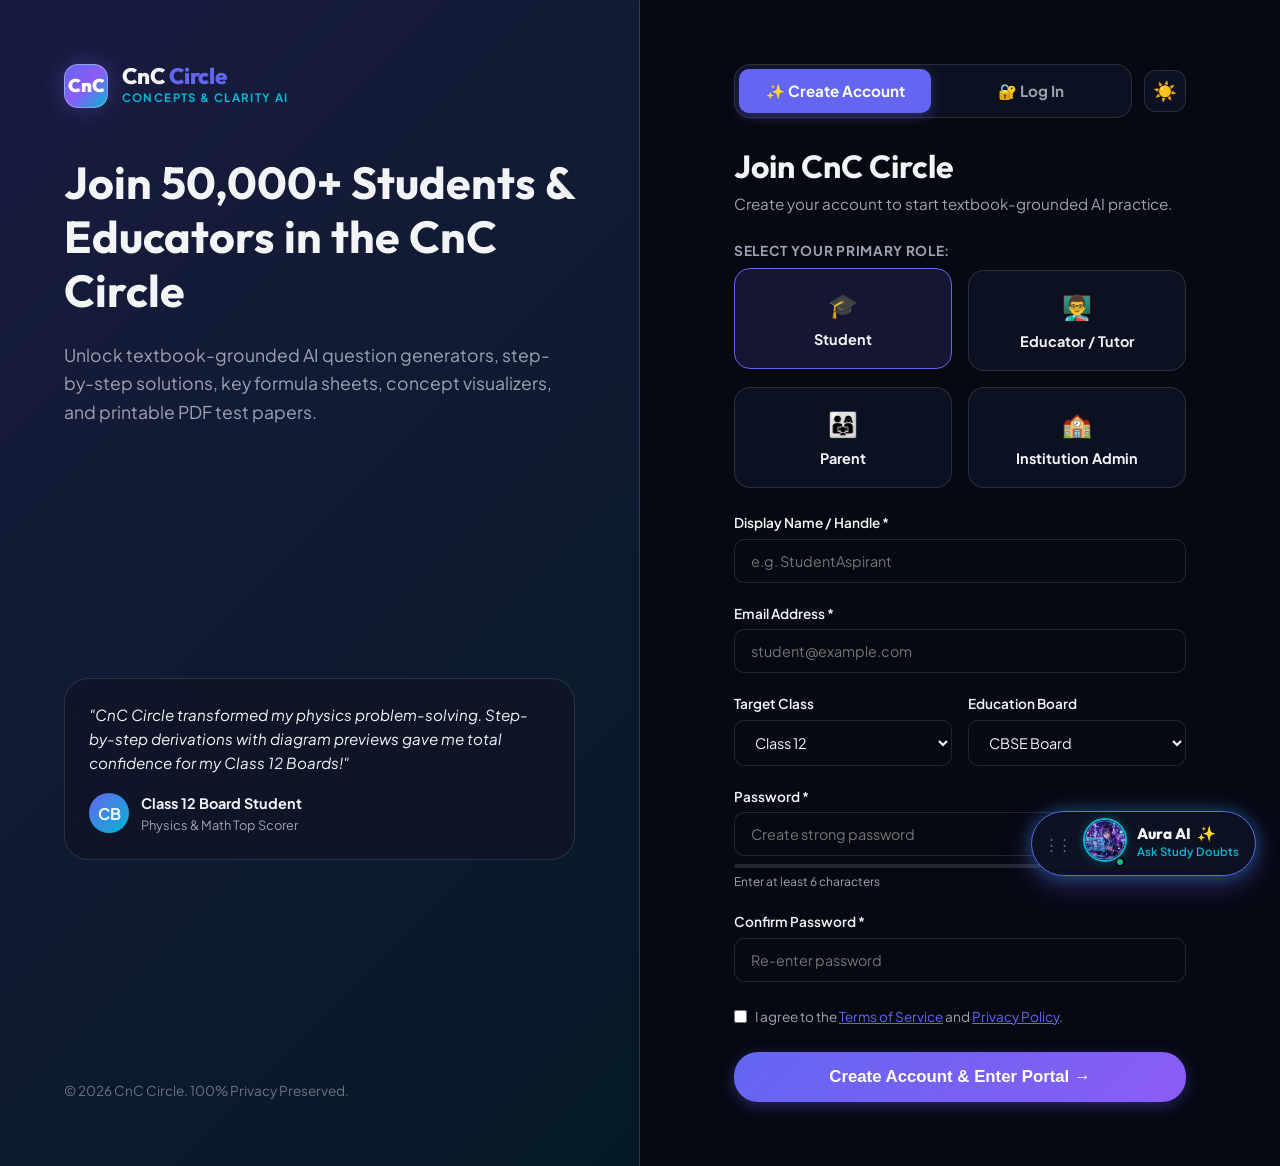
<file: pragya-infotech-web/register.html>
<!DOCTYPE html>
<html lang="en" data-theme="dark">
<head>
  <meta charset="UTF-8" />
  <meta name="viewport" content="width=device-width, initial-scale=1.0" />
  
  <title>Join CnC Circle | Concepts & Clarity AI Study Portal</title>
  <meta name="description" content="Register for CnC Circle to access textbook-grounded AI question generators, step-by-step solved physics, chemistry & math solutions, and custom test makers." />
  <meta name="robots" content="index, follow" />
  <link rel="canonical" href="https://cnccircle.com/register" />

  <link rel="preconnect" href="https://fonts.googleapis.com" />
  <link rel="preconnect" href="https://fonts.gstatic.com" crossorigin />
  <link href="https://fonts.googleapis.com/css2?family=Outfit:wght@400;600;700;800;900&family=Plus+Jakarta+Sans:wght@400;500;600;700&display=swap" rel="stylesheet" />
  <link rel="stylesheet" href="styles/main.css" />
</head>
<body>

  <div class="auth-wrapper">
    <!-- Auth Left Sidebar -->
    <div class="auth-sidebar">
      <div>
        <a href="index.html" class="brand-logo" style="margin-bottom:3rem;">
          <div class="logo-badge">CnC</div>
          <div class="brand-text-container">
            <span class="brand-title">CnC <span style="color:var(--primary);">Circle</span></span>
            <span class="brand-tagline">Concepts & Clarity AI</span>
          </div>
        </a>

        <h2 style="font-size:2.8rem; margin-bottom:1.5rem; line-height:1.2;">
          Join 50,000+ Students & Educators in the CnC Circle
        </h2>
        <p style="color:var(--text-muted); font-size:1.1rem; line-height:1.6; margin-bottom:2rem;">
          Unlock textbook-grounded AI question generators, step-by-step solutions, key formula sheets, concept visualizers, and printable PDF test papers.
        </p>
      </div>

      <div style="background:var(--bg-card); border:1px solid var(--bg-card-border); padding:1.5rem; border-radius:var(--radius-lg); backdrop-filter:var(--glass-blur);">
        <p style="font-style:italic; color:var(--text-main); margin-bottom:1rem; font-size:0.95rem;">
          "CnC Circle transformed my physics problem-solving. Step-by-step derivations with diagram previews gave me total confidence for my Class 12 Boards!"
        </p>
        <div style="display:flex; align-items:center; gap:0.75rem;">
          <div style="width:40px; height:40px; border-radius:50%; background:linear-gradient(135deg, var(--primary), var(--secondary)); display:flex; align-items:center; justify-content:center; font-weight:700;">
            CB
          </div>
          <div>
            <div style="font-weight:700; font-size:0.9rem;">Class 12 Board Student</div>
            <div style="font-size:0.8rem; color:var(--text-muted);">Physics & Math Top Scorer</div>
          </div>
        </div>
      </div>

      <div style="color:var(--text-subtle); font-size:0.85rem;">
        © 2026 CnC Circle. 100% Privacy Preserved.
      </div>
    </div>

    <!-- Auth Right Form Container (100% PII-Free with Sign Up & Login Tabs) -->
    <div class="auth-form-container">
      <!-- Auth Switcher Tabs & Theme Toggle -->
      <div style="display:flex; justify-content:space-between; align-items:center; gap:0.75rem; margin-bottom:1.75rem;">
        <div class="auth-tab-nav" style="flex:1; margin-bottom:0;">
          <button type="button" class="auth-tab-btn active" id="tabSignupBtn">✨ Create Account</button>
          <button type="button" class="auth-tab-btn" id="tabLoginBtn">🔐 Log In</button>
        </div>
        <button class="theme-toggle" id="themeToggleBtn" aria-label="Toggle Dark/Light Mode" title="Toggle Theme">☀️</button>
      </div>

      <!-- Auth Alert Banner for Errors & Success -->
      <div class="auth-alert" id="authAlert"></div>

      <!-- SIGN UP FORM -->
      <div id="signupFormContainer">
        <div style="margin-bottom:1.5rem;">
          <h1 style="font-size:2rem; margin-bottom:0.35rem;" id="authHeaderTitle">Join CnC Circle</h1>
          <p style="color:var(--text-muted); font-size:0.95rem;" id="authHeaderSubtitle">
            Create your account to start textbook-grounded AI practice.
          </p>
        </div>

        <form id="registerForm">
          <!-- Role Selector -->
          <label style="font-size:0.85rem; font-weight:700; text-transform:uppercase; letter-spacing:0.05em; color:var(--text-muted); display:block; margin-bottom:0.5rem;">
            Select Your Primary Role:
          </label>
          <div class="role-selector-grid">
            <div class="role-card active" data-role="Student">
              <span style="font-size:1.5rem; display:block; margin-bottom:0.2rem;">🎓</span>
              <span style="font-weight:700; font-size:0.9rem;">Student</span>
            </div>
            <div class="role-card" data-role="Educator">
              <span style="font-size:1.5rem; display:block; margin-bottom:0.2rem;">👨‍🏫</span>
              <span style="font-weight:700; font-size:0.9rem;">Educator / Tutor</span>
            </div>
            <div class="role-card" data-role="Parent">
              <span style="font-size:1.5rem; display:block; margin-bottom:0.2rem;">👨‍👩‍👧</span>
              <span style="font-weight:700; font-size:0.9rem;">Parent</span>
            </div>
            <div class="role-card" data-role="Admin">
              <span style="font-size:1.5rem; display:block; margin-bottom:0.2rem;">🏫</span>
              <span style="font-weight:700; font-size:0.9rem;">Institution Admin</span>
            </div>
          </div>

          <!-- Display Handle / Username (PII-Free) -->
          <div style="margin-bottom:1.25rem;">
            <label for="regUsername" style="font-size:0.85rem; font-weight:600; color:var(--text-main); display:block; margin-bottom:0.3rem;">
              Display Name / Handle *
            </label>
            <input type="text" id="regUsername" class="form-input" placeholder="e.g. StudentAspirant" required />
          </div>

          <!-- Email Address -->
          <div style="margin-bottom:1.25rem;">
            <label for="regEmail" style="font-size:0.85rem; font-weight:600; color:var(--text-main); display:block; margin-bottom:0.3rem;">
              Email Address *
            </label>
            <input type="email" id="regEmail" class="form-input" placeholder="student@example.com" required />
          </div>

          <!-- Class & Board Selection -->
          <div style="display:grid; grid-template-columns:1fr 1fr; gap:1rem; margin-bottom:1.25rem;" id="classGroup">
            <div>
              <label for="regClass" style="font-size:0.85rem; font-weight:600; color:var(--text-main); display:block; margin-bottom:0.3rem;">
                Target Class
              </label>
              <select id="regClass" class="form-select">
                <option value="12">Class 12</option>
                <option value="11">Class 11</option>
                <option value="10">Class 10</option>
                <option value="9">Class 9</option>
              </select>
            </div>
            <div>
              <label for="regBoard" style="font-size:0.85rem; font-weight:600; color:var(--text-main); display:block; margin-bottom:0.3rem;">
                Education Board
              </label>
              <select id="regBoard" class="form-select">
                <option value="CBSE">CBSE Board</option>
                <option value="ICSE">ICSE / ISC Board</option>
                <option value="State">State Board</option>
              </select>
            </div>
          </div>

          <!-- Password -->
          <div style="margin-bottom:1.25rem;">
            <label for="regPassword" style="font-size:0.85rem; font-weight:600; color:var(--text-main); display:block; margin-bottom:0.3rem;">
              Password *
            </label>
            <input type="password" id="regPassword" class="form-input" placeholder="Create strong password" required />
            <div class="password-meter">
              <div class="password-meter-fill" id="passwordMeterFill"></div>
            </div>
            <div id="passwordMeterText" style="font-size:0.75rem; color:var(--text-muted); margin-top:0.25rem;">Enter at least 6 characters</div>
          </div>

          <!-- Confirm Password -->
          <div style="margin-bottom:1.5rem;">
            <label for="regConfirmPassword" style="font-size:0.85rem; font-weight:600; color:var(--text-main); display:block; margin-bottom:0.3rem;">
              Confirm Password *
            </label>
            <input type="password" id="regConfirmPassword" class="form-input" placeholder="Re-enter password" required />
          </div>

          <!-- Terms Agreement -->
          <div style="margin-bottom:1.5rem; display:flex; align-items:center; gap:0.5rem; font-size:0.85rem; color:var(--text-muted);">
            <input type="checkbox" id="termsCheck" required style="accent-color:var(--primary);" />
            <label for="termsCheck">
              I agree to the <a href="#" style="color:var(--primary);">Terms of Service</a> and <a href="#" style="color:var(--primary);">Privacy Policy</a>.
            </label>
          </div>

          <button type="submit" class="btn btn-primary btn-lg" style="width:100%;" id="submitRegisterBtn">
            Create Account & Enter Portal →
          </button>
        </form>
      </div>

      <!-- LOG IN FORM (Initially Hidden) -->
      <div id="loginFormContainer" style="display:none;">
        <div style="margin-bottom:1.5rem;">
          <h1 style="font-size:2rem; margin-bottom:0.35rem;">Welcome Back</h1>
          <p style="color:var(--text-muted); font-size:0.95rem;">
            Sign in to access your grounded study dashboard.
          </p>
        </div>

        <form id="loginForm">
          <!-- Login Identifier (Email or Username) -->
          <div style="margin-bottom:1.25rem;">
            <label for="loginEmail" style="font-size:0.85rem; font-weight:600; color:var(--text-main); display:block; margin-bottom:0.3rem;">
              Email or Username Handle *
            </label>
            <input type="text" id="loginEmail" class="form-input" placeholder="Enter your email or handle" required />
          </div>

          <!-- Password -->
          <div style="margin-bottom:1.5rem;">
            <div style="display:flex; justify-content:space-between; align-items:center; margin-bottom:0.3rem;">
              <label for="loginPassword" style="font-size:0.85rem; font-weight:600; color:var(--text-main);">
                Password *
              </label>
              <a href="#" style="font-size:0.8rem; color:var(--primary); text-decoration:none;">Forgot Password?</a>
            </div>
            <input type="password" id="loginPassword" class="form-input" placeholder="Enter your password" required />
          </div>

          <button type="submit" class="btn btn-primary btn-lg" style="width:100%;" id="submitLoginBtn">
            Log In to CnC Circle →
          </button>
        </form>

        <!-- Quick 1-Click Demo Accounts for Testing -->
        <div class="demo-account-pills">
          <span style="font-size:0.8rem; color:var(--text-muted); width:100%; display:block; margin-bottom:0.3rem;">
            ⚡ Quick 1-Click Role Login:
          </span>
          <button type="button" class="demo-account-chip" data-demo-role="Student">🎓 Student</button>
          <button type="button" class="demo-account-chip" data-demo-role="Educator">👨‍🏫 Educator</button>
          <button type="button" class="demo-account-chip" data-demo-role="Parent">👨‍👩‍👧 Parent</button>
          <button type="button" class="demo-account-chip" data-demo-role="Admin">🏫 Institution Admin</button>
        </div>
      </div>
    </div>
  </div>

  <!-- Success Modal -->
  <div id="successModal" style="display:none; position:fixed; top:0; left:0; right:0; bottom:0; background:rgba(0,0,0,0.8); backdrop-filter:var(--glass-blur); z-index:2000; align-items:center; justify-content:center;">
    <div style="background:var(--bg-card); border:1px solid var(--bg-card-border); border-radius:var(--radius-xl); padding:2.5rem; max-width:440px; width:90%; text-align:center; box-shadow:var(--shadow-lg);">
      <div style="font-size:3.5rem; margin-bottom:1rem; color:var(--accent-green);">🎉</div>
      <h3 style="font-size:1.6rem; margin-bottom:0.5rem;">Welcome to CnC Circle!</h3>
      <p style="color:var(--text-muted); font-size:0.95rem; margin-bottom:1.5rem;">
        Your account is activated. Redirecting to your AI study portal in <strong id="redirectCountdown" style="color:var(--primary);">5</strong> seconds...
      </p>
      <a href="dashboard.html" class="btn btn-primary" style="width:100%;">Go to Pro Dashboard Now →</a>
    </div>
  </div>

  <!-- Floating Draggable AI Chat Support Launcher (Aura AI) -->
  <div class="chat-launcher-btn" id="chatLauncherBtn" role="button" aria-label="Open Aura AI Chat Support" title="Click to chat • Drag anywhere on screen">
    <div class="chat-launcher-drag-grip" title="Drag anywhere on screen">⋮⋮</div>
    <div style="position:relative;">
      <img src="assets/ai_avatar_girl.png" alt="Aura AI" class="chat-launcher-avatar" />
      <div class="chat-launcher-status-dot"></div>
    </div>
    <div class="chat-launcher-text">
      <div class="chat-launcher-title">Aura AI <span>✨</span></div>
      <div class="chat-launcher-subtitle">Ask Study Doubts</div>
    </div>
  </div>

  <!-- Draggable Chat Window Popup -->
  <div class="chat-window" id="chatWindow">
    <div class="chat-header" id="chatDragHeader" title="Drag to move chat window">
      <div class="chat-header-info">
        <span class="chat-drag-grip-header" title="Drag to move">⋮⋮</span>
        <img src="assets/ai_avatar_girl.png" alt="Aura AI Assistant" class="chat-header-avatar" />
        <div>
          <div class="chat-header-title">Aura AI</div>
          <div class="chat-header-subtitle"><span class="pulse-dot" style="width:6px; height:6px;"></span> Online • CnC Assistant</div>
        </div>
      </div>
      <div class="chat-header-actions">
        <button class="chat-btn-icon" id="chatMinimizeBtn" title="Minimize">🗕</button>
        <button class="chat-btn-icon" id="chatCloseBtn" title="Close">✕</button>
      </div>
    </div>

    <div class="chat-body" id="chatMessages">
      <div class="chat-msg bot">
        <img src="assets/ai_avatar_girl.png" alt="Aura AI" class="chat-msg-avatar" />
        <div class="chat-bubble">
          👋 Need help with registration or choosing between Student, Educator, or Parent plans? Ask me anything!
        </div>
      </div>
    </div>

    <!-- Quick Suggestion Chips -->
    <div class="chat-suggestions">
      <button class="chat-chip" data-query="Is student registration free?">🎓 Free Student Plan</button>
      <button class="chat-chip" data-query="How does educator test generator work?">👨‍🏫 Educator Features</button>
      <button class="chat-chip" data-query="Are mobile numbers required?">🔒 Privacy & PII</button>
    </div>

    <form class="chat-footer" id="chatForm">
      <input type="text" class="chat-input" id="chatInput" placeholder="Ask Aura a quick question..." autocomplete="off" />
      <button type="submit" class="chat-send-btn" id="chatSendBtn" title="Send Message">➤</button>
    </form>
  </div>

  <script src="js/register.js"></script>
  <script src="js/app.js"></script>
</body>
</html>
</file>
<file: pragya-infotech-web/styles/main.css>
/* ==========================================================================
   CnC Circle - Concepts & Clarity AI Study System Design
   Ultra-Modern, Pleasant, Glassmorphic Aesthetic
   ========================================================================== */

@import url('https://fonts.googleapis.com/css2?family=Outfit:wght@400;600;700;800;900&family=Plus+Jakarta+Sans:wght@400;500;600;700;800&family=Fira+Code:wght@400;500&display=swap');

:root {
  /* Ultra Dark Theme Palette */
  --bg-dark: #060812;
  --bg-card: rgba(15, 21, 38, 0.78);
  --bg-card-hover: rgba(24, 33, 58, 0.88);
  --bg-card-border: rgba(255, 255, 255, 0.12);
  --bg-header: rgba(6, 8, 18, 0.88);
  --text-main: #f3f4f6;
  --text-muted: #9ca3af;
  --text-subtle: #6b7280;

  /* Radiant Accent Palette */
  --primary: #6366f1;
  --primary-hover: #4f46e5;
  --primary-glow: rgba(99, 102, 241, 0.35);
  --secondary: #06b6d4;
  --secondary-glow: rgba(6, 182, 212, 0.35);
  --accent-purple: #8b5cf6;
  --accent-pink: #ec4899;
  --accent-gold: #f59e0b;
  --accent-green: #10b981;

  /* UI Tokens */
  --radius-sm: 10px;
  --radius-md: 16px;
  --radius-lg: 24px;
  --radius-xl: 32px;
  --shadow-sm: 0 4px 6px -1px rgba(0, 0, 0, 0.3);
  --shadow-glow: 0 0 35px var(--primary-glow);
  --shadow-lg: 0 25px 50px -12px rgba(0, 0, 0, 0.7);
  --glass-blur: blur(20px);
  --transition-fast: all 0.2s cubic-bezier(0.4, 0, 0.2, 1);
  --transition-normal: all 0.35s cubic-bezier(0.4, 0, 0.2, 1);
  --font-heading: 'Outfit', sans-serif;
  --font-body: 'Plus Jakarta Sans', sans-serif;
  --font-code: 'Fira Code', monospace;
}

/* Light Theme Overrides */
[data-theme="light"] {
  --bg-dark: #f8fafc;
  --bg-card: rgba(255, 255, 255, 0.92);
  --bg-card-hover: rgba(241, 245, 249, 0.98);
  --bg-card-border: rgba(203, 213, 225, 0.8);
  --bg-header: rgba(248, 250, 252, 0.94);
  --text-main: #0f172a;
  --text-muted: #334155;
  --text-subtle: #64748b;
  --primary-glow: rgba(99, 102, 241, 0.2);
  --shadow-sm: 0 4px 6px -1px rgba(0, 0, 0, 0.05);
  --shadow-lg: 0 20px 40px -15px rgba(0, 0, 0, 0.08);
}

/* Reset & Base Styles */
*, *::before, *::after {
  box-sizing: border-box;
  margin: 0;
  padding: 0;
}

html {
  scroll-behavior: smooth;
  font-size: 16px;
}

body {
  font-family: var(--font-body);
  background-color: var(--bg-dark);
  color: var(--text-main);
  line-height: 1.6;
  overflow-x: hidden;
  min-height: 100vh;
  transition: background-color 0.4s ease, color 0.4s ease;
}

/* Custom Scrollbar */
::-webkit-scrollbar {
  width: 10px;
}
::-webkit-scrollbar-track {
  background: var(--bg-dark);
}
::-webkit-scrollbar-thumb {
  background: rgba(99, 102, 241, 0.4);
  border-radius: 5px;
}
::-webkit-scrollbar-thumb:hover {
  background: var(--primary);
}

/* Typography & Gradient Utilities */
h1, h2, h3, h4, h5, h6 {
  font-family: var(--font-heading);
  font-weight: 700;
  line-height: 1.25;
  color: var(--text-main);
}

.gradient-text {
  background: linear-gradient(135deg, #818cf8 0%, #6366f1 50%, #06b6d4 100%);
  -webkit-background-clip: text;
  -webkit-text-fill-color: transparent;
}

[data-theme="light"] .gradient-text {
  background: linear-gradient(135deg, #4338ca 0%, #4f46e5 50%, #0284c7 100%);
  -webkit-background-clip: text;
  -webkit-text-fill-color: transparent;
}

.gradient-text-gold {
  background: linear-gradient(135deg, #fef08a 0%, #f59e0b 100%);
  -webkit-background-clip: text;
  -webkit-text-fill-color: transparent;
}

[data-theme="light"] .gradient-text-gold {
  background: linear-gradient(135deg, #d97706 0%, #b45309 100%);
  -webkit-background-clip: text;
  -webkit-text-fill-color: transparent;
}

/* Container & Layout */
.container {
  width: 100%;
  max-width: 1280px;
  margin: 0 auto;
  padding: 0 1.5rem;
}

/* Header & Brand Logo */
.navbar {
  position: fixed;
  top: 0;
  left: 0;
  right: 0;
  z-index: 1000;
  background: var(--bg-header);
  backdrop-filter: var(--glass-blur);
  border-bottom: 1px solid var(--bg-card-border);
  padding: 0.85rem 0;
  transition: var(--transition-fast);
}

.nav-container {
  display: flex;
  align-items: center;
  justify-content: space-between;
}

.brand-logo {
  display: flex;
  align-items: center;
  gap: 0.85rem;
  text-decoration: none;
  color: var(--text-main);
}

.logo-badge {
  width: 44px;
  height: 44px;
  background: linear-gradient(135deg, #6366f1, #8b5cf6, #06b6d4);
  border-radius: 14px;
  display: flex;
  align-items: center;
  justify-content: center;
  color: #fff;
  font-family: var(--font-heading);
  font-size: 1.15rem;
  font-weight: 900;
  box-shadow: 0 0 25px var(--primary-glow);
  border: 1px solid rgba(255, 255, 255, 0.3);
  transition: var(--transition-fast);
}

.brand-logo:hover .logo-badge {
  transform: scale(1.05) rotate(-3deg);
  box-shadow: 0 0 35px var(--primary-glow);
}

.brand-text-container {
  display: flex;
  flex-direction: column;
}

.brand-title {
  font-family: var(--font-heading);
  font-weight: 800;
  font-size: 1.4rem;
  line-height: 1.1;
  color: var(--text-main);
  letter-spacing: -0.02em;
}

.brand-tagline {
  font-size: 0.72rem;
  font-weight: 700;
  text-transform: uppercase;
  letter-spacing: 0.12em;
  color: var(--secondary);
}

.nav-links {
  display: flex;
  align-items: center;
  gap: 1.75rem;
  list-style: none;
}

.nav-link {
  color: var(--text-muted);
  text-decoration: none;
  font-size: 0.95rem;
  font-weight: 600;
  transition: var(--transition-fast);
}

.nav-link:hover, .nav-link.active {
  color: var(--primary);
}

.nav-actions {
  display: flex;
  align-items: center;
  gap: 1rem;
}

/* Theme Switcher Toggle */
.theme-toggle {
  background: var(--bg-card);
  border: 1px solid var(--bg-card-border);
  width: 42px;
  height: 42px;
  border-radius: 12px;
  color: var(--text-main);
  cursor: pointer;
  display: flex;
  align-items: center;
  justify-content: center;
  font-size: 1.2rem;
  transition: var(--transition-fast);
}

.theme-toggle:hover {
  border-color: var(--primary);
  transform: translateY(-2px);
}

/* Buttons */
.btn {
  display: inline-flex;
  align-items: center;
  justify-content: center;
  gap: 0.5rem;
  padding: 0.75rem 1.5rem;
  font-size: 0.95rem;
  font-weight: 600;
  border-radius: var(--radius-md);
  cursor: pointer;
  text-decoration: none;
  border: none;
  transition: var(--transition-normal);
  white-space: nowrap;
}

.btn-primary {
  background: linear-gradient(135deg, var(--primary), var(--accent-purple));
  color: #ffffff;
  box-shadow: 0 4px 15px var(--primary-glow);
}

.btn-primary:hover {
  transform: translateY(-2px);
  box-shadow: 0 8px 25px var(--primary-glow);
  background: linear-gradient(135deg, var(--primary-hover), var(--primary));
}

.btn-secondary {
  background: var(--bg-card);
  color: var(--text-main);
  border: 1px solid var(--bg-card-border);
}

.btn-secondary:hover {
  border-color: var(--primary);
  background: var(--bg-card-hover);
  transform: translateY(-2px);
}

.btn-glow {
  background: linear-gradient(135deg, var(--secondary), var(--primary));
  color: #fff;
  box-shadow: 0 0 20px var(--secondary-glow);
}

.btn-glow:hover {
  transform: scale(1.03);
  box-shadow: 0 0 30px var(--secondary-glow);
}

.btn-lg {
  padding: 0.95rem 2rem;
  font-size: 1.05rem;
  border-radius: var(--radius-lg);
}

/* Hero Section */
.hero-section {
  padding: 9rem 0 5rem;
  position: relative;
  overflow: hidden;
}

.hero-bg-glow {
  position: absolute;
  top: -20%;
  left: 50%;
  transform: translateX(-50%);
  width: 900px;
  height: 550px;
  background: radial-gradient(circle, var(--primary-glow) 0%, rgba(6, 182, 212, 0.12) 50%, transparent 70%);
  filter: blur(90px);
  pointer-events: none;
  z-index: 0;
}

.hero-grid {
  display: grid;
  grid-template-columns: 1fr 1fr;
  gap: 3.5rem;
  align-items: center;
  position: relative;
  z-index: 1;
}

.hero-badge {
  display: inline-flex;
  align-items: center;
  gap: 0.5rem;
  padding: 0.4rem 1rem;
  background: rgba(99, 102, 241, 0.15);
  border: 1px solid rgba(99, 102, 241, 0.3);
  border-radius: 30px;
  font-size: 0.85rem;
  font-weight: 600;
  color: #818cf8;
  margin-bottom: 1.5rem;
}

[data-theme="light"] .hero-badge {
  color: #4338ca;
  background: rgba(99, 102, 241, 0.1);
  border-color: rgba(99, 102, 241, 0.25);
}

.hero-title {
  font-size: 3.5rem;
  letter-spacing: -0.02em;
  margin-bottom: 1.25rem;
}

.hero-subtitle {
  font-size: 1.2rem;
  color: var(--text-muted);
  margin-bottom: 2rem;
  max-width: 92%;
}

.hero-ctas {
  display: flex;
  align-items: center;
  gap: 1rem;
  margin-bottom: 2.5rem;
  flex-wrap: wrap;
}

/* Playground Card */
.playground-card {
  background: var(--bg-card);
  border: 1px solid var(--bg-card-border);
  backdrop-filter: var(--glass-blur);
  border-radius: var(--radius-xl);
  padding: 2rem;
  box-shadow: var(--shadow-lg);
  position: relative;
}

.playground-header {
  display: flex;
  align-items: center;
  justify-content: space-between;
  margin-bottom: 1.5rem;
  padding-bottom: 1rem;
  border-bottom: 1px solid var(--bg-card-border);
}

.demo-title {
  display: flex;
  align-items: center;
  gap: 0.5rem;
  font-size: 1.1rem;
  font-weight: 700;
}

.live-indicator {
  display: flex;
  align-items: center;
  gap: 0.4rem;
  font-size: 0.75rem;
  font-weight: 700;
  text-transform: uppercase;
  color: var(--accent-green);
  background: rgba(16, 185, 129, 0.15);
  padding: 0.25rem 0.6rem;
  border-radius: 20px;
}

.pulse-dot {
  width: 8px;
  height: 8px;
  background: var(--accent-green);
  border-radius: 50%;
  animation: pulse 1.5s infinite;
}

@keyframes pulse {
  0% { transform: scale(0.95); box-shadow: 0 0 0 0 rgba(16, 185, 129, 0.7); }
  70% { transform: scale(1); box-shadow: 0 0 0 8px rgba(16, 185, 129, 0); }
  100% { transform: scale(0.95); box-shadow: 0 0 0 0 rgba(16, 185, 129, 0); }
}

.demo-controls {
  display: grid;
  grid-template-columns: 1fr 1fr;
  gap: 0.75rem;
  margin-bottom: 1.25rem;
}

.form-select, .form-input {
  width: 100%;
  padding: 0.75rem 1rem;
  background: var(--bg-dark);
  border: 1px solid var(--bg-card-border);
  border-radius: var(--radius-sm);
  color: var(--text-main);
  font-family: var(--font-body);
  font-size: 0.9rem;
  outline: none;
  transition: var(--transition-fast);
}

.form-select:focus, .form-input:focus {
  border-color: var(--primary);
  box-shadow: 0 0 12px var(--primary-glow);
}

/* FIX 1: Theme-Aware Crisp Readable AI Solution Box */
.demo-output {
  background: rgba(0, 0, 0, 0.35);
  border: 1px solid var(--bg-card-border);
  border-radius: var(--radius-md);
  padding: 1.25rem;
  min-height: 190px;
  font-size: 0.95rem;
  position: relative;
  color: var(--text-main);
}

[data-theme="light"] .demo-output {
  background: #ffffff !important;
  border-color: rgba(203, 213, 225, 0.9) !important;
  box-shadow: 0 4px 15px rgba(0, 0, 0, 0.05);
  color: #0f172a !important;
}

[data-theme="light"] .demo-output p,
[data-theme="light"] .demo-output ol,
[data-theme="light"] .demo-output li,
[data-theme="light"] .demo-output strong,
[data-theme="light"] .demo-output h4 {
  color: #1e293b !important;
}

.cnc-tag-badge {
  background: rgba(99, 102, 241, 0.2);
  color: #818cf8;
  font-size: 0.75rem;
  font-weight: 800;
  padding: 0.25rem 0.65rem;
  border-radius: 6px;
  text-transform: uppercase;
  letter-spacing: 0.04em;
  display: inline-block;
}

[data-theme="light"] .cnc-tag-badge {
  background: #e0e7ff !important;
  color: #3730a3 !important;
  border: 1px solid #c7d2fe;
}

.cnc-grounded-tag {
  color: var(--accent-gold);
  font-size: 0.8rem;
  font-weight: 800;
}

[data-theme="light"] .cnc-grounded-tag {
  color: #b45309 !important;
}

.cnc-highlight-badge {
  background: rgba(99, 102, 241, 0.2);
  color: #818cf8;
  font-size: 0.78rem;
  font-weight: 800;
  padding: 0.3rem 0.85rem;
  border-radius: 20px;
  display: inline-block;
  margin-bottom: 1rem;
  text-transform: uppercase;
  letter-spacing: 0.05em;
}

[data-theme="light"] .cnc-highlight-badge {
  background: #e0e7ff !important;
  color: #3730a3 !important;
  border: 1px solid #c7d2fe;
}

.formula-chip {
  display: inline-block;
  background: rgba(139, 92, 246, 0.18);
  border: 1px solid rgba(139, 92, 246, 0.4);
  color: #c4b5fd;
  font-family: var(--font-code);
  padding: 0.25rem 0.65rem;
  border-radius: 6px;
  font-size: 0.85rem;
  margin: 0.35rem 0.25rem;
  font-weight: 600;
}

[data-theme="light"] .formula-chip {
  background: #ede9fe !important;
  border-color: #c4b5fd !important;
  color: #5b21b6 !important;
  font-weight: 700 !important;
}

.solution-steps-box {
  background: rgba(0, 0, 0, 0.25);
  padding: 1rem 1.15rem;
  border-radius: 12px;
  border: 1px solid var(--bg-card-border);
  margin-top: 0.75rem;
}

[data-theme="light"] .solution-steps-box {
  background: #f8fafc !important;
  border-color: #cbd5e1 !important;
}

.solution-steps-box ol li {
  color: var(--text-muted);
  line-height: 1.5;
}

[data-theme="light"] .solution-steps-box ol li {
  color: #334155 !important;
}

/* Terminal Status Box for Code / Status displays */
.terminal-status-box {
  background: rgba(0, 0, 0, 0.4);
  padding: 1rem 1.25rem;
  border-radius: 12px;
  border: 1px solid var(--bg-card-border);
  font-family: var(--font-code);
  font-size: 0.88rem;
  color: #818cf8;
  margin-bottom: 1.5rem;
  line-height: 1.65;
  box-shadow: inset 0 2px 6px rgba(0, 0, 0, 0.2);
}

[data-theme="light"] .terminal-status-box {
  background: #eef2ff !important;
  border: 1px solid #c7d2fe !important;
  color: #1e1b4b !important;
  font-weight: 700 !important;
  box-shadow: inset 0 1px 3px rgba(99, 102, 241, 0.08) !important;
}

/* ==========================================================================
   3D Knowledge Pipeline Cube Box (4 Interactive Faces / Stages with Top/Bottom Depth)
   ========================================================================== */

.cube-viewport {
  width: 100%;
  max-width: 440px;
  height: 480px;
  perspective: 1600px;
  margin: 0 auto;
  position: relative;
  display: flex;
  align-items: center;
  justify-content: center;
  user-select: none;
  touch-action: none;
}

.cube-3d {
  width: 360px;
  height: 410px;
  position: relative;
  transform-style: preserve-3d;
  transition: transform 0.08s ease-out;
  cursor: grab;
  will-change: transform;
  transform: rotateX(-8deg) rotateY(0deg);
}

.cube-3d:active, .cube-3d.grabbing {
  cursor: grabbing;
}

/* Box Faces Styling */
.cube-face {
  position: absolute;
  width: 360px;
  height: 410px;
  background: var(--bg-card);
  backdrop-filter: var(--glass-blur);
  border: 2px solid var(--primary);
  border-radius: var(--radius-xl);
  padding: 1.4rem;
  box-shadow: 0 15px 35px rgba(0, 0, 0, 0.5), inset 0 0 20px rgba(99, 102, 241, 0.15);
  display: flex;
  flex-direction: column;
  justify-content: space-between;
  overflow: hidden;
  backface-visibility: visible;
  box-sizing: border-box;
}

[data-theme="light"] .cube-face {
  background: rgba(255, 255, 255, 0.98) !important;
  border: 2px solid rgba(99, 102, 241, 0.6) !important;
  box-shadow: 0 15px 35px rgba(0, 0, 0, 0.12), inset 0 0 15px rgba(99, 102, 241, 0.08) !important;
}

[data-theme="light"] .cube-face h3 {
  color: #0f172a !important;
}

[data-theme="light"] .cube-face p {
  color: #334155 !important;
}

[data-theme="light"] .cube-face-footer span {
  color: #475569 !important;
}

/* 4 Vertical Faces positioned around 360px box (depth radius = 180px) */
.cube-face-front  { transform: rotateY(0deg) translateZ(180px); }
.cube-face-right  { transform: rotateY(90deg) translateZ(180px); }
.cube-face-back   { transform: rotateY(180deg) translateZ(180px); }
.cube-face-left   { transform: rotateY(270deg) translateZ(180px); }

/* 3D Box Top & Bottom Lids to give authentic Solid Box Look */
.cube-face-top {
  position: absolute;
  width: 360px;
  height: 360px;
  top: 25px;
  left: 0;
  background: linear-gradient(135deg, rgba(99, 102, 241, 0.25), rgba(6, 182, 212, 0.25));
  border: 2px solid rgba(99, 102, 241, 0.5);
  border-radius: var(--radius-xl);
  transform: rotateX(90deg) translateZ(205px);
  pointer-events: none;
  box-shadow: inset 0 0 25px rgba(99, 102, 241, 0.3);
}

.cube-face-bottom {
  position: absolute;
  width: 360px;
  height: 360px;
  bottom: 25px;
  left: 0;
  background: rgba(0, 0, 0, 0.6);
  border: 2px solid rgba(99, 102, 241, 0.3);
  border-radius: var(--radius-xl);
  transform: rotateX(-90deg) translateZ(205px);
  pointer-events: none;
  box-shadow: 0 20px 40px rgba(0, 0, 0, 0.7);
}

[data-theme="light"] .cube-face-top {
  background: linear-gradient(135deg, rgba(99, 102, 241, 0.15), rgba(6, 182, 212, 0.15)) !important;
  border-color: rgba(99, 102, 241, 0.4) !important;
}

[data-theme="light"] .cube-face-bottom {
  background: rgba(203, 213, 225, 0.7) !important;
}

.cube-face-header {
  display: flex;
  align-items: center;
  justify-content: space-between;
  padding-bottom: 0.65rem;
  border-bottom: 1px solid var(--bg-card-border);
}

.cube-stage-tag {
  font-size: 0.75rem;
  font-weight: 800;
  text-transform: uppercase;
  color: var(--secondary);
  background: rgba(6, 182, 212, 0.15);
  padding: 0.25rem 0.65rem;
  border-radius: 12px;
  letter-spacing: 0.03em;
}

[data-theme="light"] .cube-stage-tag {
  background: #e0f2fe !important;
  color: #0369a1 !important;
  border: 1px solid #bae6fd;
}

.cube-code-box {
  background: rgba(99, 102, 241, 0.1);
  padding: 0.75rem;
  border-radius: 10px;
  border: 1px solid var(--bg-card-border);
  font-family: var(--font-code);
  font-size: 0.82rem;
  margin-bottom: 0.5rem;
}

[data-theme="light"] .cube-code-box {
  background: #f1f5f9 !important;
  border-color: #cbd5e1 !important;
}

.cube-face-body {
  flex: 1;
  padding: 0.75rem 0;
  display: flex;
  flex-direction: column;
  justify-content: center;
}

.cube-face-footer {
  padding-top: 0.65rem;
  border-top: 1px solid var(--bg-card-border);
  font-size: 0.82rem;
  color: var(--text-muted);
  display: flex;
  align-items: center;
  justify-content: space-between;
}

.cube-nav-controls {
  display: flex;
  align-items: center;
  justify-content: center;
  gap: 0.5rem;
  margin-top: 1.25rem;
  flex-wrap: wrap;
}

.cube-nav-btn {
  background: var(--bg-card);
  border: 1px solid var(--bg-card-border);
  color: var(--text-main);
  padding: 0.45rem 0.9rem;
  border-radius: 20px;
  font-size: 0.82rem;
  font-weight: 700;
  cursor: pointer;
  transition: var(--transition-fast);
}

[data-theme="light"] .cube-nav-btn {
  background: #ffffff;
  color: #334155;
  border-color: #cbd5e1;
}

.cube-nav-btn:hover, .cube-nav-btn.active {
  background: var(--primary) !important;
  color: #ffffff !important;
  border-color: var(--primary) !important;
  box-shadow: 0 0 12px var(--primary-glow) !important;
}

@media (max-width: 600px) {
  .cube-viewport {
    height: 380px;
    max-width: 320px;
  }
  .cube-3d, .cube-face {
    width: 280px;
    height: 350px;
  }
  .cube-face-front  { transform: rotateY(0deg) translateZ(140px); }
  .cube-face-right  { transform: rotateY(90deg) translateZ(140px); }
  .cube-face-back   { transform: rotateY(180deg) translateZ(140px); }
  .cube-face-left   { transform: rotateY(270deg) translateZ(140px); }
  .cube-face-top, .cube-face-bottom {
    width: 280px;
    height: 280px;
    transform: rotateX(90deg) translateZ(175px);
  }
  .cube-face-bottom {
    transform: rotateX(-90deg) translateZ(175px);
  }
}

/* FIX 3: Monthly vs Annual Billing Toggle Switch with Sliding Knob */
.pricing-switch {
  display: flex;
  align-items: center;
  justify-content: center;
  gap: 1rem;
  margin-bottom: 3.5rem;
}

.switch-label {
  font-weight: 700;
  font-size: 1rem;
  color: var(--text-main);
}

.toggle-switch {
  position: relative;
  display: inline-block;
  width: 58px;
  height: 32px;
}

.toggle-switch input {
  opacity: 0;
  width: 0;
  height: 0;
}

.toggle-slider {
  position: absolute;
  cursor: pointer;
  top: 0;
  left: 0;
  right: 0;
  bottom: 0;
  background-color: var(--bg-card-border);
  transition: background-color 0.3s ease, box-shadow 0.3s ease;
  border-radius: 34px;
  border: 1px solid rgba(255, 255, 255, 0.2);
}

.toggle-slider::before {
  position: absolute;
  content: "";
  height: 24px;
  width: 24px;
  left: 3px;
  bottom: 3px;
  background-color: #ffffff;
  transition: transform 0.3s cubic-bezier(0.4, 0, 0.2, 1);
  border-radius: 50%;
  box-shadow: 0 2px 6px rgba(0, 0, 0, 0.3);
}

.toggle-switch input:checked + .toggle-slider {
  background: linear-gradient(135deg, var(--primary), var(--secondary));
  box-shadow: 0 0 15px var(--primary-glow);
}

.toggle-switch input:checked + .toggle-slider::before {
  transform: translateX(26px);
}

.discount-badge {
  background: rgba(245, 158, 11, 0.15);
  color: var(--accent-gold);
  border: 1px solid rgba(245, 158, 11, 0.3);
  padding: 0.25rem 0.75rem;
  border-radius: 20px;
  font-size: 0.75rem;
  font-weight: 800;
}

/* Stats Section */
.stats-section {
  padding: 3.5rem 0;
  background: rgba(99, 102, 241, 0.03);
  border-top: 1px solid var(--bg-card-border);
  border-bottom: 1px solid var(--bg-card-border);
}

.stats-grid {
  display: grid;
  grid-template-columns: repeat(4, 1fr);
  gap: 2rem;
  text-align: center;
}

.stat-card h3 {
  font-size: 2.6rem;
  font-weight: 800;
  margin-bottom: 0.25rem;
}

.stat-card p {
  color: var(--text-muted);
  font-size: 0.95rem;
}

/* Comparison Section */
.comparison-section {
  padding: 6rem 0;
  background: var(--bg-card);
  border-bottom: 1px solid var(--bg-card-border);
}

.comparison-grid {
  display: grid;
  grid-template-columns: 1fr 1.2fr;
  gap: 3rem;
  align-items: center;
}

.comparison-card-old {
  background: rgba(239, 68, 68, 0.05);
  border: 1px solid rgba(239, 68, 68, 0.2);
  border-radius: var(--radius-lg);
  padding: 2rem;
}

.comparison-card-cnc {
  background: linear-gradient(135deg, rgba(99, 102, 241, 0.15), rgba(6, 182, 212, 0.15));
  border: 1px solid rgba(99, 102, 241, 0.4);
  border-radius: var(--radius-xl);
  padding: 2.5rem;
  box-shadow: var(--shadow-glow);
}

/* Storyboard Section */
.storyboard-section {
  padding: 6rem 0;
}

.storyboard-grid {
  display: grid;
  grid-template-columns: repeat(4, 1fr);
  gap: 1.5rem;
  margin-top: 3rem;
}

.storyboard-step {
  background: var(--bg-card);
  border: 1px solid var(--bg-card-border);
  border-radius: var(--radius-lg);
  padding: 1.75rem;
  position: relative;
  transition: var(--transition-normal);
}

.storyboard-step:hover {
  transform: translateY(-6px);
  border-color: var(--secondary);
  box-shadow: 0 0 25px var(--secondary-glow);
}

.step-num {
  position: absolute;
  top: 1rem;
  right: 1.25rem;
  font-size: 2.5rem;
  font-weight: 900;
  color: rgba(255, 255, 255, 0.08);
}

[data-theme="light"] .step-num {
  color: rgba(0, 0, 0, 0.06);
}

/* Knowledge Pipeline Section */
.pipeline-section {
  padding: 6rem 0;
  background: rgba(6, 182, 212, 0.03);
  border-top: 1px solid var(--bg-card-border);
  border-bottom: 1px solid var(--bg-card-border);
}

.pipeline-grid {
  display: grid;
  grid-template-columns: 1fr 1fr;
  gap: 3.5rem;
  align-items: center;
}

/* Product Demo Section */
.product-demo-section {
  padding: 6rem 0;
}

.demo-nav-tabs {
  display: flex;
  justify-content: center;
  gap: 1rem;
  margin-bottom: 2.5rem;
  flex-wrap: wrap;
}

.demo-nav-btn {
  padding: 0.75rem 1.5rem;
  background: var(--bg-card);
  border: 1px solid var(--bg-card-border);
  border-radius: 30px;
  color: var(--text-muted);
  font-size: 0.95rem;
  font-weight: 600;
  cursor: pointer;
  transition: var(--transition-fast);
}

.demo-nav-btn.active, .demo-nav-btn:hover {
  background: var(--primary);
  color: #fff;
  border-color: var(--primary);
  box-shadow: 0 0 15px var(--primary-glow);
}

.demo-panel {
  display: none;
}

.demo-panel.active {
  display: block;
}

/* Pricing Grid */
.pricing-section {
  padding: 6rem 0;
}

.pricing-grid {
  display: grid;
  grid-template-columns: repeat(3, 1fr);
  gap: 2rem;
  align-items: stretch;
}

.price-card {
  position: relative;
  display: flex;
  flex-direction: column;
}

.price-card.popular {
  border-color: var(--primary);
  box-shadow: 0 0 30px var(--primary-glow);
}

.popular-badge {
  position: absolute;
  top: -12px;
  right: 24px;
  background: linear-gradient(135deg, var(--primary), var(--secondary));
  color: #fff;
  font-size: 0.75rem;
  font-weight: 800;
  padding: 0.25rem 0.75rem;
  border-radius: 20px;
  text-transform: uppercase;
}

.price-header {
  margin-bottom: 1.5rem;
}

.price-amount {
  font-size: 3rem;
  font-weight: 800;
  color: var(--text-main);
  margin: 1rem 0 0.5rem;
}

.price-period {
  font-size: 0.9rem;
  color: var(--text-muted);
}

.price-features {
  list-style: none;
  margin-bottom: 2rem;
  flex-grow: 1;
}

.price-features li {
  display: flex;
  align-items: center;
  gap: 0.75rem;
  margin-bottom: 0.75rem;
  font-size: 0.95rem;
  color: var(--text-muted);
}

.price-features li span {
  color: var(--accent-green);
  font-weight: 800;
}

/* FAQ Accordion */
.faq-section {
  padding: 5rem 0;
}

.faq-container {
  max-width: 800px;
  margin: 0 auto;
}

.faq-item {
  background: var(--bg-card);
  border: 1px solid var(--bg-card-border);
  border-radius: var(--radius-md);
  margin-bottom: 1rem;
  overflow: hidden;
  transition: var(--transition-fast);
}

.faq-question {
  width: 100%;
  padding: 1.25rem;
  display: flex;
  align-items: center;
  justify-content: space-between;
  background: none;
  border: none;
  color: var(--text-main);
  font-size: 1.1rem;
  font-weight: 600;
  text-align: left;
  cursor: pointer;
}

.faq-answer {
  padding: 0 1.25rem 1.25rem;
  color: var(--text-muted);
  font-size: 0.95rem;
  display: none;
}

.faq-item.active .faq-answer {
  display: block;
}

.faq-item.active .faq-icon {
  transform: rotate(180deg);
}

/* Auth Pages */
.auth-wrapper {
  min-height: 100vh;
  display: grid;
  grid-template-columns: 1fr 1fr;
  background: var(--bg-dark);
}

.auth-sidebar {
  background: linear-gradient(135deg, rgba(99, 102, 241, 0.2), rgba(6, 182, 212, 0.1)), var(--bg-dark);
  padding: 4rem;
  display: flex;
  flex-direction: column;
  justify-content: space-between;
  border-right: 1px solid var(--bg-card-border);
  position: relative;
}

[data-theme="light"] .auth-sidebar {
  background: linear-gradient(135deg, #eef2ff, #f0fdf4), #f8fafc;
  border-right-color: #cbd5e1;
}

.auth-form-container {
  padding: 4rem;
  display: flex;
  flex-direction: column;
  justify-content: center;
  max-width: 580px;
  margin: 0 auto;
  width: 100%;
}

[data-theme="light"] .form-input, [data-theme="light"] .form-select {
  background: #ffffff !important;
  border-color: #cbd5e1 !important;
  color: #0f172a !important;
}

[data-theme="light"] .role-card {
  background: #ffffff !important;
  border-color: #cbd5e1 !important;
  color: #0f172a !important;
}

[data-theme="light"] .role-card.active {
  background: #e0e7ff !important;
  border-color: var(--primary) !important;
}

[data-theme="light"] .comparison-card-old {
  background: #fef2f2 !important;
  border-color: #fecaca !important;
}

[data-theme="light"] .comparison-card-old ul li {
  color: #475569 !important;
}

[data-theme="light"] .comparison-card-cnc {
  background: linear-gradient(135deg, #eef2ff, #f0fdfa) !important;
  border-color: #c7d2fe !important;
  box-shadow: 0 10px 30px rgba(99, 102, 241, 0.12) !important;
}

[data-theme="light"] .comparison-card-cnc ul li {
  color: #1e293b !important;
  font-weight: 500;
}

.role-selector-grid {
  display: grid;
  grid-template-columns: repeat(2, 1fr);
  gap: 1rem;
  margin-bottom: 1.5rem;
}

.role-card {
  padding: 1rem;
  border: 1px solid var(--bg-card-border);
  border-radius: var(--radius-md);
  background: var(--bg-card);
  cursor: pointer;
  text-align: center;
  transition: var(--transition-fast);
}

.role-card.active, .role-card:hover {
  border-color: var(--primary);
  background: rgba(99, 102, 241, 0.15);
  transform: translateY(-2px);
}

.password-meter {
  height: 4px;
  width: 100%;
  background: var(--bg-card-border);
  border-radius: 2px;
  margin-top: 0.5rem;
  overflow: hidden;
}

.password-meter-fill {
  height: 100%;
  width: 0%;
  transition: width 0.3s ease, background-color 0.3s ease;
}

/* Footer */
footer {
  background: rgba(5, 7, 15, 0.95);
  border-top: 1px solid var(--bg-card-border);
  padding: 4rem 0 2rem;
}

[data-theme="light"] footer {
  background: #f1f5f9 !important;
  border-top-color: #cbd5e1 !important;
}

[data-theme="light"] .footer-brand p,
[data-theme="light"] .footer-links a,
[data-theme="light"] .footer-bottom {
  color: #475569 !important;
}

[data-theme="light"] .footer-links h4 {
  color: #0f172a !important;
}

.footer-grid {
  display: grid;
  grid-template-columns: 2fr 1fr 1fr 1.5fr;
  gap: 3rem;
  margin-bottom: 3rem;
}

.footer-brand p {
  color: var(--text-muted);
  margin: 1rem 0;
  font-size: 0.95rem;
}

.footer-links h4 {
  margin-bottom: 1.25rem;
  font-size: 1.1rem;
}

.footer-links ul {
  list-style: none;
}

.footer-links li {
  margin-bottom: 0.6rem;
}

.footer-links a {
  color: var(--text-muted);
  text-decoration: none;
  font-size: 0.9rem;
  transition: var(--transition-fast);
}

.footer-links a:hover {
  color: var(--primary);
}

.footer-bottom {
  text-align: center;
  padding-top: 2rem;
  border-top: 1px solid var(--bg-card-border);
  color: var(--text-subtle);
  font-size: 0.85rem;
}

/* Responsiveness */
@media (max-width: 992px) {
  .hero-grid, .auth-wrapper, .tab-content.active, .comparison-grid, .pipeline-grid {
    grid-template-columns: 1fr;
  }
  .pricing-grid, .stats-grid, .storyboard-grid {
    grid-template-columns: 1fr 1fr;
  }
  .auth-sidebar {
    display: none;
  }
  .footer-grid {
    grid-template-columns: 1fr 1fr;
  }
  .hero-title {
    font-size: 2.5rem;
  }
}

@media (max-width: 600px) {
  .pricing-grid, .stats-grid, .storyboard-grid, .footer-grid {
    grid-template-columns: 1fr;
  }
  .nav-links {
    display: none;
  }
  .hero-title {
    font-size: 2rem;
  }
}

/* ==========================================================================
   Aura AI Chat Support Widget (Draggable & Instant Smart Answers)
   ========================================================================== */

.chat-launcher-btn {
  position: fixed;
  bottom: 24px;
  right: 24px;
  z-index: 9999;
  display: flex;
  align-items: center;
  gap: 0.65rem;
  background: var(--bg-card);
  backdrop-filter: var(--glass-blur);
  border: 1.5px solid var(--primary);
  border-radius: 40px;
  padding: 6px 16px 6px 8px;
  cursor: grab;
  box-shadow: 0 8px 30px rgba(99, 102, 241, 0.4), 0 0 15px var(--secondary-glow);
  transition: transform 0.25s cubic-bezier(0.34, 1.56, 0.64, 1), box-shadow 0.25s ease, border-color 0.25s ease;
  user-select: none;
  touch-action: none;
}

.chat-launcher-btn:hover {
  transform: translateY(-3px) scale(1.03);
  box-shadow: 0 12px 35px rgba(99, 102, 241, 0.55), 0 0 25px var(--secondary-glow);
  border-color: var(--secondary);
}

.chat-launcher-btn.is-dragging {
  cursor: grabbing !important;
  transform: scale(1.06);
  box-shadow: 0 18px 45px rgba(99, 102, 241, 0.7), 0 0 30px var(--secondary-glow);
  transition: none !important;
  opacity: 0.96;
}

.chat-launcher-drag-grip {
  display: inline-flex;
  align-items: center;
  justify-content: center;
  color: var(--text-muted);
  font-size: 0.95rem;
  opacity: 0.6;
  padding: 0 2px 0 4px;
  letter-spacing: -2px;
  line-height: 1;
}

.chat-launcher-btn:hover .chat-launcher-drag-grip {
  opacity: 1;
  color: var(--secondary);
}

.chat-launcher-avatar {
  width: 44px;
  height: 44px;
  border-radius: 50%;
  object-fit: cover;
  border: 2px solid var(--secondary);
  box-shadow: 0 0 10px var(--secondary-glow);
  position: relative;
  pointer-events: none;
}

.chat-launcher-status-dot {
  position: absolute;
  bottom: 2px;
  right: 2px;
  width: 10px;
  height: 10px;
  background: var(--accent-green);
  border: 2px solid var(--bg-dark);
  border-radius: 50%;
  pointer-events: none;
}

.chat-launcher-text {
  display: flex;
  flex-direction: column;
  text-align: left;
  pointer-events: none;
}

.chat-launcher-title {
  font-family: var(--font-heading);
  font-weight: 800;
  font-size: 0.95rem;
  color: var(--text-main);
  line-height: 1.1;
  display: flex;
  align-items: center;
  gap: 0.35rem;
}

.chat-launcher-subtitle {
  font-size: 0.72rem;
  color: var(--secondary);
  font-weight: 600;
}

/* Draggable Chat Popup Window */
.chat-window {
  position: fixed;
  bottom: 90px;
  right: 24px;
  width: 380px;
  max-width: calc(100vw - 32px);
  height: 540px;
  max-height: calc(100vh - 120px);
  background: var(--bg-card);
  backdrop-filter: var(--glass-blur);
  border: 1px solid var(--bg-card-border);
  border-radius: var(--radius-xl);
  box-shadow: 0 25px 60px -15px rgba(0, 0, 0, 0.8), 0 0 30px var(--primary-glow);
  z-index: 10000;
  display: none;
  flex-direction: column;
  overflow: hidden;
  user-select: text;
  touch-action: none;
}

.chat-window.active {
  display: flex;
}

.chat-window.is-dragging {
  box-shadow: 0 30px 75px -10px rgba(0, 0, 0, 0.95), 0 0 45px var(--primary-glow);
  opacity: 0.98;
  transition: none !important;
}

[data-theme="light"] .chat-window {
  background: rgba(255, 255, 255, 0.96);
  border-color: rgba(203, 213, 225, 0.9);
  box-shadow: 0 20px 50px -15px rgba(0, 0, 0, 0.2), 0 0 25px rgba(99, 102, 241, 0.15);
}

/* Drag Handle Header */
.chat-header {
  padding: 0.85rem 1.15rem;
  background: linear-gradient(135deg, rgba(99, 102, 241, 0.22), rgba(6, 182, 212, 0.16));
  border-bottom: 1px solid var(--bg-card-border);
  display: flex;
  align-items: center;
  justify-content: space-between;
  cursor: grab;
  user-select: none;
  touch-action: none;
}

.chat-header:active,
.chat-header.is-dragging {
  cursor: grabbing;
}

.chat-drag-grip-header {
  color: var(--text-muted);
  font-size: 1.1rem;
  opacity: 0.7;
  margin-right: 0.25rem;
  line-height: 1;
  pointer-events: none;
}

.chat-header:hover .chat-drag-grip-header {
  opacity: 1;
  color: var(--secondary);
}

.chat-header-info {
  display: flex;
  align-items: center;
  gap: 0.65rem;
  pointer-events: none;
}

.chat-header-avatar {
  width: 38px;
  height: 38px;
  border-radius: 50%;
  object-fit: cover;
  border: 1.5px solid var(--secondary);
}

.chat-header-title {
  font-family: var(--font-heading);
  font-weight: 800;
  font-size: 1.05rem;
  color: var(--text-main);
  line-height: 1.1;
}

.chat-header-subtitle {
  font-size: 0.75rem;
  color: var(--accent-green);
  font-weight: 600;
  display: flex;
  align-items: center;
  gap: 0.3rem;
}

.chat-header-actions {
  display: flex;
  align-items: center;
  gap: 0.4rem;
}

.chat-btn-icon {
  background: rgba(255, 255, 255, 0.1);
  border: none;
  color: var(--text-main);
  width: 28px;
  height: 28px;
  border-radius: 8px;
  display: flex;
  align-items: center;
  justify-content: center;
  cursor: pointer;
  font-size: 0.9rem;
  transition: var(--transition-fast);
}

[data-theme="light"] .chat-btn-icon {
  background: rgba(0, 0, 0, 0.06);
  color: var(--text-main);
}

.chat-btn-icon:hover {
  background: rgba(239, 68, 68, 0.2);
  color: #ef4444;
}

/* Chat Messages Body */
.chat-body {
  flex: 1;
  padding: 1rem;
  overflow-y: auto;
  display: flex;
  flex-direction: column;
  gap: 0.85rem;
  scroll-behavior: smooth;
}

.chat-msg {
  display: flex;
  gap: 0.6rem;
  max-width: 88%;
  animation: fadeInMsg 0.3s ease;
}

@keyframes fadeInMsg {
  from { opacity: 0; transform: translateY(8px); }
  to { opacity: 1; transform: translateY(0); }
}

.chat-msg.bot {
  align-self: flex-start;
}

.chat-msg.user {
  align-self: flex-end;
  flex-direction: row-reverse;
}

.chat-msg-avatar {
  width: 28px;
  height: 28px;
  border-radius: 50%;
  object-fit: cover;
  flex-shrink: 0;
  margin-top: 2px;
}

.chat-bubble {
  padding: 0.75rem 1rem;
  border-radius: 16px;
  font-size: 0.9rem;
  line-height: 1.45;
  box-shadow: var(--shadow-sm);
}

.chat-msg.bot .chat-bubble {
  background: var(--bg-dark);
  border: 1px solid var(--bg-card-border);
  color: var(--text-main);
  border-top-left-radius: 4px;
}

[data-theme="light"] .chat-msg.bot .chat-bubble {
  background: #f1f5f9;
  border-color: #e2e8f0;
  color: #0f172a;
}

.chat-msg.user .chat-bubble {
  background: linear-gradient(135deg, var(--primary), var(--primary-hover));
  color: #ffffff;
  border-top-right-radius: 4px;
}

/* Quick Suggestion Chips */
.chat-suggestions {
  padding: 0.5rem 0.85rem;
  display: flex;
  gap: 0.4rem;
  overflow-x: auto;
  border-top: 1px solid var(--bg-card-border);
  background: rgba(0, 0, 0, 0.15);
}

[data-theme="light"] .chat-suggestions {
  background: #f8fafc;
}

.chat-chip {
  background: rgba(99, 102, 241, 0.12);
  border: 1px solid rgba(99, 102, 241, 0.3);
  color: #a5b4fc;
  font-size: 0.75rem;
  font-weight: 600;
  padding: 0.3rem 0.65rem;
  border-radius: 20px;
  white-space: nowrap;
  cursor: pointer;
  transition: var(--transition-fast);
}

[data-theme="light"] .chat-chip {
  background: rgba(99, 102, 241, 0.08);
  color: #4338ca;
  border-color: rgba(99, 102, 241, 0.25);
}

.chat-chip:hover {
  background: var(--primary);
  color: #fff;
  transform: translateY(-1px);
}

/* Chat Input Bar */
.chat-footer {
  padding: 0.75rem 1rem;
  border-top: 1px solid var(--bg-card-border);
  background: var(--bg-header);
  display: flex;
  gap: 0.5rem;
  align-items: center;
}

.chat-input {
  flex: 1;
  background: var(--bg-dark);
  border: 1px solid var(--bg-card-border);
  border-radius: 24px;
  padding: 0.65rem 1rem;
  color: var(--text-main);
  font-family: var(--font-body);
  font-size: 0.9rem;
  outline: none;
  transition: var(--transition-fast);
}

.chat-input:focus {
  border-color: var(--primary);
  box-shadow: 0 0 10px var(--primary-glow);
}

[data-theme="light"] .chat-input {
  background: #ffffff;
  border-color: #cbd5e1;
  color: #0f172a;
}

.chat-send-btn {
  background: linear-gradient(135deg, var(--primary), var(--secondary));
  border: none;
  color: #fff;
  width: 36px;
  height: 36px;
  border-radius: 50%;
  display: flex;
  align-items: center;
  justify-content: center;
  cursor: pointer;
  font-size: 0.95rem;
  transition: var(--transition-fast);
  flex-shrink: 0;
}

.chat-send-btn:hover {
  transform: scale(1.08);
  box-shadow: 0 0 15px var(--secondary-glow);
}

/* ==========================================================================
   Authentication System & Role-Based Dashboard Elements
   ========================================================================== */

.auth-tab-nav {
  display: flex;
  background: var(--bg-card);
  border: 1px solid var(--bg-card-border);
  border-radius: var(--radius-md);
  padding: 4px;
  margin-bottom: 2rem;
  gap: 4px;
}

.auth-tab-btn {
  flex: 1;
  padding: 0.75rem 1rem;
  border: none;
  background: transparent;
  color: var(--text-muted);
  font-family: var(--font-body);
  font-size: 0.95rem;
  font-weight: 700;
  border-radius: var(--radius-sm);
  cursor: pointer;
  transition: var(--transition-fast);
  text-align: center;
}

.auth-tab-btn.active {
  background: var(--primary);
  color: #ffffff;
  box-shadow: 0 4px 12px var(--primary-glow);
}

[data-theme="light"] .auth-tab-nav {
  background: #f1f5f9;
  border-color: #cbd5e1;
}

[data-theme="light"] .auth-tab-btn {
  color: #475569;
}

[data-theme="light"] .auth-tab-btn.active {
  background: var(--primary);
  color: #ffffff;
}

.auth-alert {
  padding: 0.85rem 1.25rem;
  border-radius: var(--radius-sm);
  margin-bottom: 1.25rem;
  font-size: 0.9rem;
  font-weight: 600;
  display: none;
  align-items: center;
  gap: 0.6rem;
}

.auth-alert.error {
  display: flex;
  background: rgba(239, 68, 68, 0.15);
  border: 1px solid rgba(239, 68, 68, 0.4);
  color: #f87171;
}

.auth-alert.success {
  display: flex;
  background: rgba(16, 185, 129, 0.15);
  border: 1px solid rgba(16, 185, 129, 0.4);
  color: #34d399;
}

[data-theme="light"] .auth-alert.error {
  background: #fef2f2;
  border-color: #fecaca;
  color: #dc2626;
}

[data-theme="light"] .auth-alert.success {
  background: #f0fdf4;
  border-color: #bbf7d0;
  color: #16a34a;
}

.demo-account-pills {
  display: flex;
  align-items: center;
  gap: 0.5rem;
  flex-wrap: wrap;
  margin-top: 1.25rem;
  padding-top: 1.25rem;
  border-top: 1px solid var(--bg-card-border);
}

.demo-account-chip {
  background: rgba(99, 102, 241, 0.12);
  border: 1px solid rgba(99, 102, 241, 0.3);
  color: var(--primary);
  font-size: 0.78rem;
  font-weight: 700;
  padding: 0.35rem 0.75rem;
  border-radius: 20px;
  cursor: pointer;
  transition: var(--transition-fast);
}

.demo-account-chip:hover {
  background: var(--primary);
  color: #ffffff;
  transform: translateY(-2px);
}

/* User Navbar Profile & Logout */
.user-nav-profile {
  display: flex;
  align-items: center;
  gap: 0.85rem;
  background: var(--bg-card);
  border: 1px solid var(--bg-card-border);
  padding: 0.35rem 0.85rem 0.35rem 0.5rem;
  border-radius: 30px;
}

.user-nav-avatar {
  width: 32px;
  height: 32px;
  border-radius: 50%;
  background: linear-gradient(135deg, var(--primary), var(--secondary));
  color: #ffffff;
  display: flex;
  align-items: center;
  justify-content: center;
  font-size: 0.85rem;
  font-weight: 800;
}

.user-nav-details {
  display: flex;
  flex-direction: column;
  line-height: 1.15;
}

.user-nav-name {
  font-size: 0.85rem;
  font-weight: 700;
  color: var(--text-main);
}

.user-nav-role {
  font-size: 0.7rem;
  font-weight: 800;
  text-transform: uppercase;
  color: var(--secondary);
}

.btn-logout {
  background: rgba(239, 68, 68, 0.15);
  border: 1px solid rgba(239, 68, 68, 0.3);
  color: #f87171;
  padding: 0.4rem 0.85rem;
  border-radius: 20px;
  font-size: 0.8rem;
  font-weight: 700;
  cursor: pointer;
  transition: var(--transition-fast);
  display: inline-flex;
  align-items: center;
  gap: 0.35rem;
}

.btn-logout:hover {
  background: #ef4444;
  color: #ffffff;
  border-color: #ef4444;
  transform: translateY(-1px);
}

[data-theme="light"] .btn-logout {
  background: #fee2e2;
  border-color: #fca5a5;
  color: #dc2626;
}

[data-theme="light"] .btn-logout:hover {
  background: #dc2626;
  color: #ffffff;
}

/* Role-Specific Portal Header Banner */
.role-portal-banner {
  background: linear-gradient(135deg, rgba(99, 102, 241, 0.2), rgba(6, 182, 212, 0.15));
  border: 1.5px solid var(--primary);
  border-radius: var(--radius-xl);
  padding: 1.5rem 2rem;
  margin-bottom: 2.5rem;
  display: flex;
  align-items: center;
  justify-content: space-between;
  flex-wrap: wrap;
  gap: 1.5rem;
  box-shadow: 0 10px 30px rgba(99, 102, 241, 0.2);
}

[data-theme="light"] .role-portal-banner {
  background: linear-gradient(135deg, #eef2ff, #f0fdfa) !important;
  border-color: #818cf8 !important;
}

.role-banner-left {
  display: flex;
  align-items: center;
  gap: 1.25rem;
}

.role-banner-icon {
  width: 56px;
  height: 56px;
  border-radius: 16px;
  background: linear-gradient(135deg, var(--primary), var(--accent-purple));
  color: #ffffff;
  display: flex;
  align-items: center;
  justify-content: center;
  font-size: 1.8rem;
  box-shadow: 0 0 20px var(--primary-glow);
}

.role-banner-text h2 {
  font-size: 1.45rem;
  margin-bottom: 0.25rem;
}

.role-banner-text p {
  color: var(--text-muted);
  font-size: 0.9rem;
}

.role-banner-badges {
  display: flex;
  align-items: center;
  gap: 0.75rem;
  flex-wrap: wrap;
}

.role-badge-pill {
  padding: 0.35rem 0.85rem;
  border-radius: 20px;
  font-size: 0.8rem;
  font-weight: 800;
  text-transform: uppercase;
  background: var(--bg-card);
  border: 1px solid var(--bg-card-border);
  color: var(--secondary);
}

/* ==========================================================================
   CnC Circle - Pro Member Dashboard & Material Generator Studio
   ========================================================================== */

.dash-page-body {
  background: var(--bg-dark);
  color: var(--text-main);
  min-height: 100vh;
  display: flex;
  flex-direction: column;
}

.dash-header {
  position: sticky;
  top: 0;
  z-index: 100;
  background: var(--bg-header);
  backdrop-filter: var(--glass-blur);
  border-bottom: 1px solid var(--bg-card-border);
  padding: 0.75rem 0;
}

.dash-nav-container {
  display: flex;
  align-items: center;
  justify-content: space-between;
  gap: 1rem;
}

.dash-user-chip {
  display: flex;
  align-items: center;
  gap: 0.75rem;
  background: var(--bg-card);
  border: 1px solid var(--bg-card-border);
  border-radius: 40px;
  padding: 4px 14px 4px 6px;
  box-shadow: var(--shadow-sm);
}

.dash-user-avatar {
  width: 38px;
  height: 38px;
  border-radius: 50%;
  background: linear-gradient(135deg, var(--primary), var(--secondary));
  color: #ffffff;
  display: flex;
  align-items: center;
  justify-content: center;
  font-weight: 800;
  font-size: 0.95rem;
  box-shadow: 0 0 10px var(--primary-glow);
}

.dash-user-details {
  display: flex;
  flex-direction: column;
  line-height: 1.2;
}

.dash-user-name {
  font-weight: 800;
  font-size: 0.92rem;
  color: var(--text-main);
  display: flex;
  align-items: center;
  gap: 0.35rem;
}

.dash-last-login {
  font-size: 0.75rem;
  color: var(--text-muted);
  display: flex;
  align-items: center;
  gap: 0.25rem;
}

.dash-last-login strong {
  color: var(--secondary);
  font-weight: 600;
}

.dash-pro-tag {
  background: linear-gradient(135deg, #f59e0b, #ef4444);
  color: #fff;
  font-size: 0.68rem;
  font-weight: 800;
  text-transform: uppercase;
  padding: 2px 7px;
  border-radius: 12px;
  letter-spacing: 0.04em;
}

/* Dashboard Banner */
.dash-hero-card {
  background: linear-gradient(135deg, rgba(99, 102, 241, 0.15), rgba(6, 182, 212, 0.12));
  border: 1.5px solid rgba(99, 102, 241, 0.35);
  border-radius: var(--radius-xl);
  padding: 1.75rem 2rem;
  margin: 1.75rem 0;
  position: relative;
  overflow: hidden;
  box-shadow: var(--shadow-md), 0 0 25px rgba(99, 102, 241, 0.12);
}

[data-theme="light"] .dash-hero-card {
  background: linear-gradient(135deg, #eef2ff, #f0fdfa);
  border-color: #818cf8;
}

.dash-hero-content {
  display: flex;
  justify-content: space-between;
  align-items: center;
  flex-wrap: wrap;
  gap: 1.5rem;
  position: relative;
  z-index: 2;
}

.dash-hero-text h1 {
  font-size: 1.85rem;
  margin-bottom: 0.35rem;
  display: flex;
  align-items: center;
  gap: 0.5rem;
}

.dash-hero-meta {
  display: flex;
  align-items: center;
  gap: 0.85rem;
  flex-wrap: wrap;
  margin-top: 0.65rem;
}

.dash-meta-pill {
  display: inline-flex;
  align-items: center;
  gap: 0.35rem;
  background: var(--bg-card);
  border: 1px solid var(--bg-card-border);
  padding: 0.35rem 0.85rem;
  border-radius: 20px;
  font-size: 0.82rem;
  font-weight: 700;
  color: var(--text-main);
}

/* Dashboard Section Navigation Tabs */
.dash-tabs-bar {
  display: flex;
  gap: 0.5rem;
  border-bottom: 1px solid var(--bg-card-border);
  margin-bottom: 2rem;
  overflow-x: auto;
  padding-bottom: 4px;
}

.dash-tab-item {
  padding: 0.85rem 1.4rem;
  border-radius: var(--radius-md) var(--radius-md) 0 0;
  background: transparent;
  border: none;
  border-bottom: 3px solid transparent;
  color: var(--text-muted);
  font-family: var(--font-heading);
  font-weight: 700;
  font-size: 0.95rem;
  cursor: pointer;
  display: flex;
  align-items: center;
  gap: 0.5rem;
  white-space: nowrap;
  transition: var(--transition-fast);
}

.dash-tab-item:hover {
  color: var(--text-main);
  background: var(--bg-card);
}

.dash-tab-item.active {
  color: var(--primary);
  border-bottom-color: var(--primary);
  background: var(--bg-card);
}

[data-theme="light"] .dash-tab-item.active {
  color: #4338ca;
  border-bottom-color: #4338ca;
}

/* Dashboard Tab Panels */
.dash-panel {
  display: none;
  animation: fadeInMsg 0.3s ease;
}

.dash-panel.active {
  display: block;
}

/* Material Generator Studio Card (Group Box) */
.material-studio-card {
  background: var(--bg-card);
  border: 1px solid var(--bg-card-border);
  border-radius: var(--radius-xl);
  padding: 2rem;
  box-shadow: var(--shadow-lg);
  margin-bottom: 2rem;
  position: relative;
}

.material-control-row {
  display: grid;
  grid-template-columns: repeat(auto-fit, minmax(200px, 1fr));
  gap: 1.25rem;
  margin-bottom: 1.5rem;
  background: var(--bg-dark);
  padding: 1.25rem;
  border-radius: var(--radius-lg);
  border: 1px solid var(--bg-card-border);
}

[data-theme="light"] .material-control-row {
  background: #f8fafc;
  border-color: #e2e8f0;
}

.material-type-selector {
  display: flex;
  gap: 0.75rem;
  flex-wrap: wrap;
  margin-bottom: 1.5rem;
}

.material-type-pill {
  padding: 0.6rem 1.15rem;
  border-radius: 30px;
  background: var(--bg-dark);
  border: 1.5px solid var(--bg-card-border);
  color: var(--text-muted);
  font-size: 0.88rem;
  font-weight: 700;
  cursor: pointer;
  transition: var(--transition-fast);
  display: inline-flex;
  align-items: center;
  gap: 0.4rem;
}

.material-type-pill:hover {
  border-color: var(--primary);
  color: var(--text-main);
}

.material-type-pill.active {
  background: linear-gradient(135deg, var(--primary), var(--secondary));
  border-color: transparent;
  color: #ffffff;
  box-shadow: 0 4px 15px var(--primary-glow);
}

/* Material Output Viewer */
.material-viewer {
  background: var(--bg-dark);
  border: 1px solid var(--bg-card-border);
  border-radius: var(--radius-lg);
  padding: 1.75rem;
  min-height: 360px;
}

[data-theme="light"] .material-viewer {
  background: #ffffff;
  border-color: #e2e8f0;
}

.material-header-bar {
  display: flex;
  justify-content: space-between;
  align-items: center;
  flex-wrap: wrap;
  gap: 1rem;
  border-bottom: 1px solid var(--bg-card-border);
  padding-bottom: 1rem;
  margin-bottom: 1.5rem;
}

.cheat-sheet-grid {
  display: grid;
  grid-template-columns: repeat(auto-fit, minmax(280px, 1fr));
  gap: 1.25rem;
}

.cheat-card {
  background: var(--bg-card);
  border: 1px solid var(--bg-card-border);
  border-radius: var(--radius-md);
  padding: 1.25rem;
  transition: transform 0.2s ease, box-shadow 0.2s ease;
}

.cheat-card:hover {
  transform: translateY(-3px);
  box-shadow: var(--shadow-md);
  border-color: var(--primary);
}

[data-theme="light"] .cheat-card {
  background: #f8fafc;
}

.cheat-card-title {
  font-family: var(--font-heading);
  font-weight: 800;
  font-size: 1.05rem;
  color: var(--text-main);
  margin-bottom: 0.6rem;
  display: flex;
  align-items: center;
  gap: 0.4rem;
}

.cheat-formula-box {
  background: rgba(99, 102, 241, 0.1);
  border: 1px dashed var(--primary);
  border-radius: 8px;
  padding: 0.75rem 1rem;
  font-family: monospace;
  font-size: 1.05rem;
  font-weight: 700;
  color: var(--secondary);
  margin: 0.6rem 0;
  text-align: center;
}

[data-theme="light"] .cheat-formula-box {
  background: #eef2ff;
  color: #4338ca;
}

/* Test Paper Builder Studio */
.test-paper-studio-grid {
  display: grid;
  grid-template-columns: 340px 1fr;
  gap: 1.75rem;
}

@media (max-width: 960px) {
  .test-paper-studio-grid {
    grid-template-columns: 1fr;
  }
}

.test-params-card {
  background: var(--bg-card);
  border: 1px solid var(--bg-card-border);
  border-radius: var(--radius-lg);
  padding: 1.5rem;
  height: fit-content;
}

/* ==========================================================================
   A4 Standard Paper & Multi-Page Pagination System
   ========================================================================== */

.a4-pagination-bar {
  display: flex;
  justify-content: space-between;
  align-items: center;
  flex-wrap: wrap;
  gap: 1rem;
  background: var(--bg-card);
  border: 1px solid var(--bg-card-border);
  border-radius: var(--radius-lg);
  padding: 0.75rem 1.25rem;
  box-shadow: var(--shadow-sm);
}

.a4-nav-controls {
  display: flex;
  align-items: center;
  gap: 0.75rem;
}

.a4-page-badge {
  background: var(--bg-dark);
  border: 1px solid var(--bg-card-border);
  padding: 0.4rem 1rem;
  border-radius: 20px;
  font-family: var(--font-heading);
  font-weight: 700;
  font-size: 0.92rem;
  color: var(--text-main);
  letter-spacing: 0.02em;
}

.a4-page-badge strong {
  color: var(--primary);
}

[data-theme="light"] .a4-page-badge {
  background: #f1f5f9;
  border-color: #cbd5e1;
}

[data-theme="light"] .a4-page-badge strong {
  color: #4338ca;
}

.a4-view-mode-toggle {
  display: flex;
  align-items: center;
  gap: 0.5rem;
}

.a4-mode-btn {
  background: var(--bg-dark);
  border: 1px solid var(--bg-card-border);
  color: var(--text-muted);
  padding: 0.4rem 0.9rem;
  border-radius: 6px;
  font-size: 0.82rem;
  font-weight: 700;
  cursor: pointer;
  transition: var(--transition-fast);
}

.a4-mode-btn:hover {
  border-color: var(--primary);
  color: var(--text-main);
}

.a4-mode-btn.active {
  background: var(--primary) !important;
  border-color: var(--primary) !important;
  color: #ffffff !important;
  box-shadow: 0 2px 10px var(--primary-glow);
}

[data-theme="light"] .a4-mode-btn {
  background: #ffffff !important;
  border-color: #cbd5e1 !important;
  color: #475569 !important;
}

[data-theme="light"] .a4-mode-btn:hover {
  background: #f1f5f9 !important;
  border-color: var(--primary) !important;
  color: var(--primary) !important;
}

[data-theme="light"] .a4-mode-btn.active {
  background: var(--primary) !important;
  border-color: var(--primary) !important;
  color: #ffffff !important;
  box-shadow: 0 2px 10px rgba(99, 102, 241, 0.35) !important;
}

/* A4 Sheet Dimensions & Styling (210mm x 297mm Standard) */
.test-sheet-preview,
.a4-paper-wrapper {
  display: flex;
  flex-direction: column;
  align-items: center;
  width: 100%;
}

.a4-page-sheet {
  background: #ffffff !important;
  color: #0f172a !important;
  width: 100%;
  max-width: 210mm;
  min-height: 297mm;
  padding: 18mm 16mm 18mm 16mm;
  box-shadow: 0 15px 45px rgba(0, 0, 0, 0.45);
  border-radius: 4px;
  font-family: 'Times New Roman', Times, serif;
  box-sizing: border-box;
  margin-bottom: 2rem;
  position: relative;
  display: none;
  animation: a4Fade 0.25s ease;
}

/* Ensure ALL headings and text inside A4 sheet remain dark & high-contrast in Dark Mode */
.a4-page-sheet h1,
.a4-page-sheet h2,
.a4-page-sheet h3,
.a4-page-sheet h4,
.a4-page-sheet h5,
.a4-page-sheet h6 {
  color: #0f172a !important;
  font-family: inherit;
}

.a4-page-sheet p,
.a4-page-sheet div,
.a4-page-sheet span,
.a4-page-sheet strong,
.a4-page-sheet em,
.a4-page-sheet li,
.a4-page-sheet ol,
.a4-page-sheet ul {
  color: #0f172a;
}

@keyframes a4Fade {
  from { opacity: 0; transform: translateY(6px); }
  to { opacity: 1; transform: translateY(0); }
}

.a4-page-sheet.active-page {
  display: block;
}

.a4-paper-wrapper.show-all-pages .a4-page-sheet {
  display: block !important;
}

/* A4 Header & Running Head */
.a4-running-header {
  display: flex;
  justify-content: space-between;
  align-items: center;
  border-bottom: 1px solid #94a3b8;
  padding-bottom: 0.35rem;
  margin-bottom: 1rem;
  font-size: 0.8rem;
  font-weight: bold;
  color: #475569 !important;
  text-transform: uppercase;
  letter-spacing: 0.05em;
}

.a4-running-header span {
  color: #475569 !important;
}

.a4-running-footer {
  display: flex;
  justify-content: space-between;
  align-items: center;
  border-top: 1px solid #94a3b8;
  padding-top: 0.4rem;
  margin-top: 1.5rem;
  font-size: 0.85rem;
  font-weight: bold;
  color: #334155 !important;
}

.a4-running-footer span {
  color: #334155 !important;
}

.a4-roll-box {
  border: 1px solid #0f172a;
  padding: 0.2rem 0.6rem;
  font-size: 0.85rem;
  font-weight: bold;
  display: inline-block;
  margin-bottom: 0.5rem;
  color: #0f172a !important;
}

.test-sheet-header {
  text-align: center;
  border-bottom: 2px solid #0f172a;
  padding-bottom: 0.75rem;
  margin-bottom: 1.25rem;
}

.test-sheet-header h2 {
  font-size: 1.35rem;
  color: #0f172a !important;
  margin-bottom: 0.2rem;
  text-transform: uppercase;
  letter-spacing: 0.04em;
}

.test-sheet-meta {
  display: flex;
  justify-content: space-between;
  font-size: 0.92rem;
  font-weight: bold;
  margin-top: 0.4rem;
  color: #0f172a !important;
}

.test-sheet-meta span {
  color: #0f172a !important;
}

.test-q-item {
  margin-bottom: 1.15rem;
  line-height: 1.45;
  font-size: 0.98rem;
  color: #0f172a !important;
}

.test-q-header {
  display: flex;
  justify-content: space-between;
  font-weight: bold;
  color: #0f172a !important;
}

.test-q-header span {
  color: #0f172a !important;
}

.test-rubric-box {
  background: #f1f5f9 !important;
  border-left: 3px solid #6366f1 !important;
  padding: 0.5rem 0.85rem;
  margin-top: 0.35rem;
  font-family: var(--font-body);
  font-size: 0.82rem;
  color: #334155 !important;
  border-radius: 0 6px 6px 0;
}

.test-rubric-box strong {
  color: #4338ca !important;
}

/* Mistake Diagnostics Tool */
.diagnostic-container {
  display: grid;
  grid-template-columns: 1fr 1fr;
  gap: 1.5rem;
}

@media (max-width: 860px) {
  .diagnostic-container {
    grid-template-columns: 1fr;
  }
}

.diagnostic-step {
  padding: 1rem 1.25rem;
  border-radius: var(--radius-md);
  margin-bottom: 0.75rem;
  background: var(--bg-card);
  border: 1px solid var(--bg-card-border);
  display: flex;
  align-items: flex-start;
  gap: 0.75rem;
  font-size: 0.92rem;
}

.diagnostic-step.correct {
  border-left: 4px solid var(--accent-green);
}

.diagnostic-step.error {
  border-left: 4px solid #ef4444;
  background: rgba(239, 68, 68, 0.08);
}

/* Analytics & Progress Grid */
.analytics-cards-grid {
  display: grid;
  grid-template-columns: repeat(auto-fit, minmax(240px, 1fr));
  gap: 1.25rem;
  margin-bottom: 2rem;
}

.analytics-stat-card {
  background: var(--bg-card);
  border: 1px solid var(--bg-card-border);
  border-radius: var(--radius-lg);
  padding: 1.5rem;
  display: flex;
  flex-direction: column;
}

.analytics-stat-val {
  font-size: 2.2rem;
  font-weight: 900;
  font-family: var(--font-heading);
  color: var(--text-main);
  line-height: 1;
  margin: 0.5rem 0 0.25rem 0;
}

.progress-track-pro {
  width: 100%;
  height: 8px;
  background: rgba(255,255,255,0.1);
  border-radius: 4px;
  overflow: hidden;
  margin-top: 0.75rem;
}

[data-theme="light"] .progress-track-pro {
  background: #e2e8f0;
}

.progress-bar-pro-fill {
  height: 100%;
  border-radius: 4px;
  background: linear-gradient(90deg, var(--primary), var(--secondary));
}

/* Print Stylesheet for Clean A4 Multi-Page Output */
@media print {
  body * {
    visibility: hidden;
  }
  .a4-paper-wrapper, .a4-page-sheet, .a4-page-sheet * {
    visibility: visible;
  }
  .a4-paper-wrapper {
    position: absolute;
    left: 0;
    top: 0;
    width: 100%;
  }
  .a4-page-sheet {
    display: block !important;
    box-shadow: none !important;
    margin: 0 !important;
    width: 100% !important;
    max-width: 100% !important;
    min-height: 297mm !important;
    page-break-after: always;
    break-after: page;
    padding: 15mm 15mm 15mm 15mm !important;
  }
  .dash-header, .dash-tabs-bar, .material-control-row, .chat-launcher-btn, .chat-window, .btn, .a4-pagination-bar, .test-params-card {
    display: none !important;
  }
}
</file>
